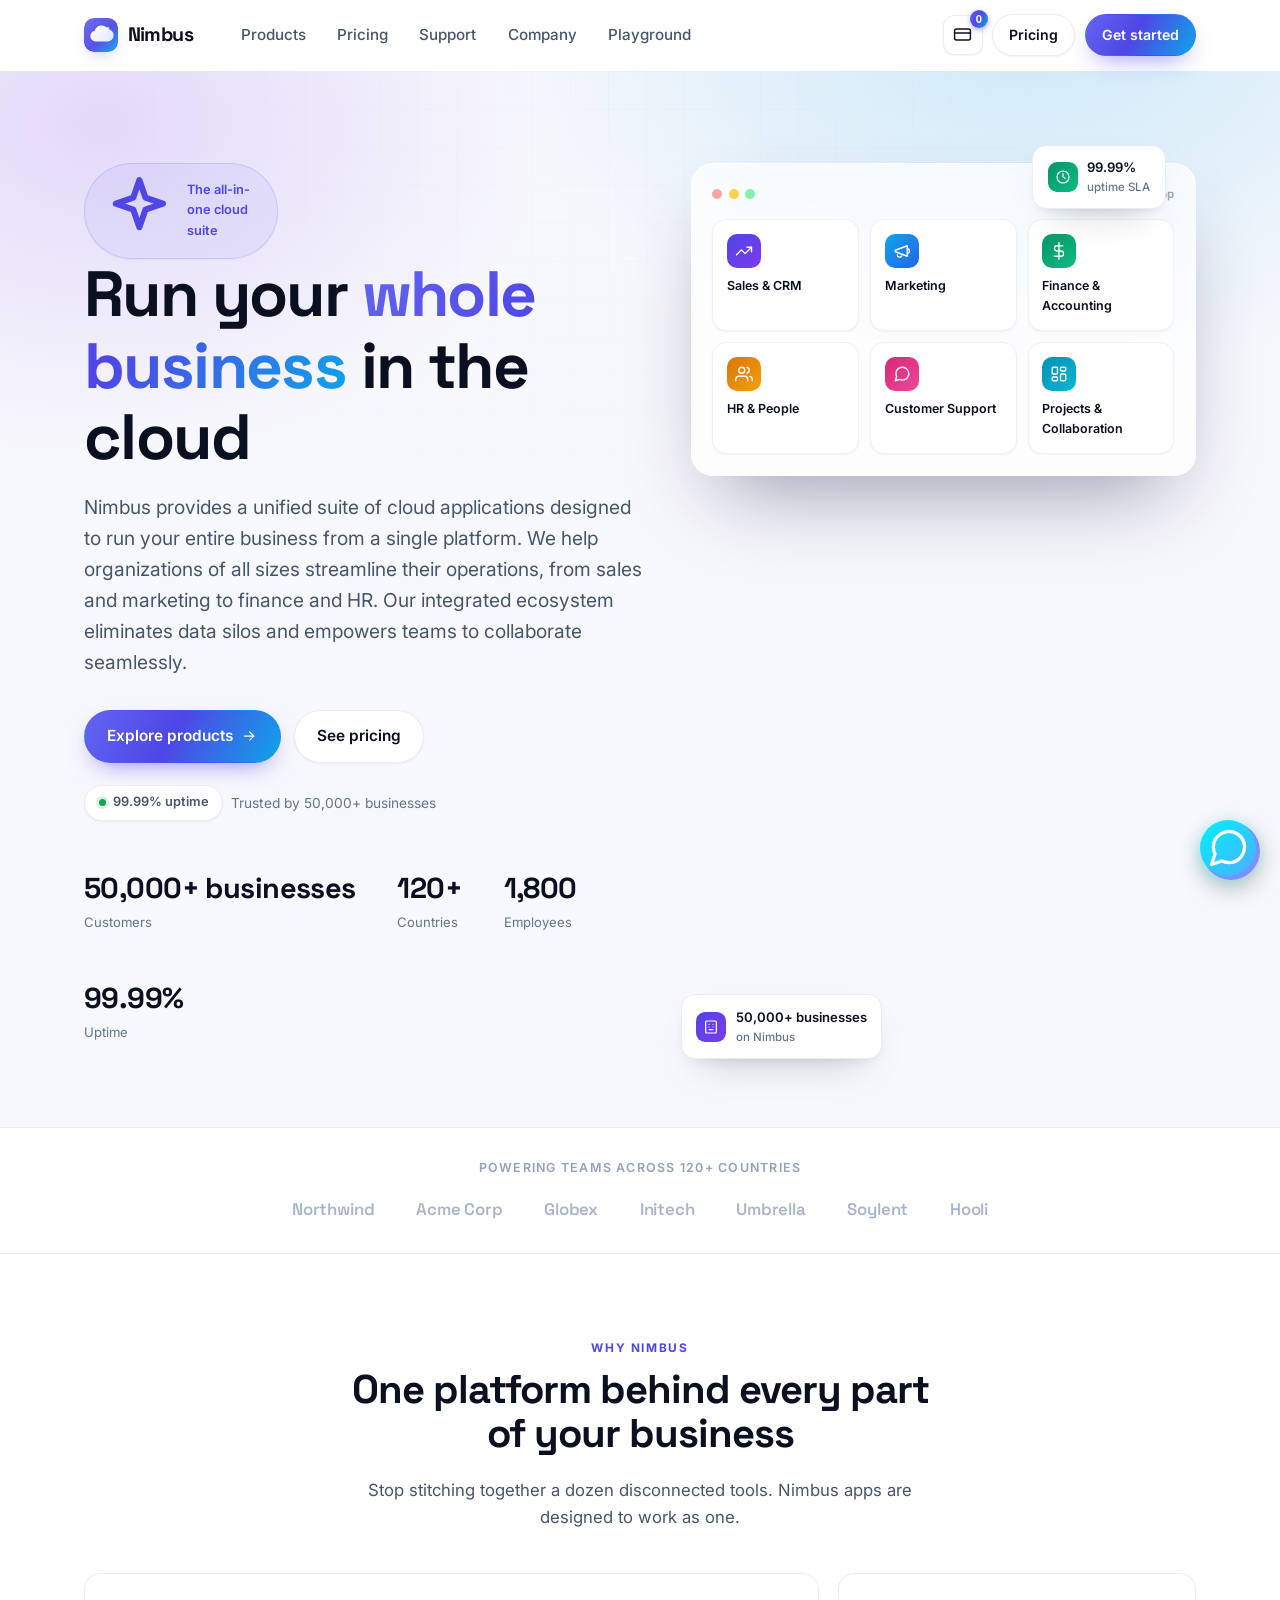
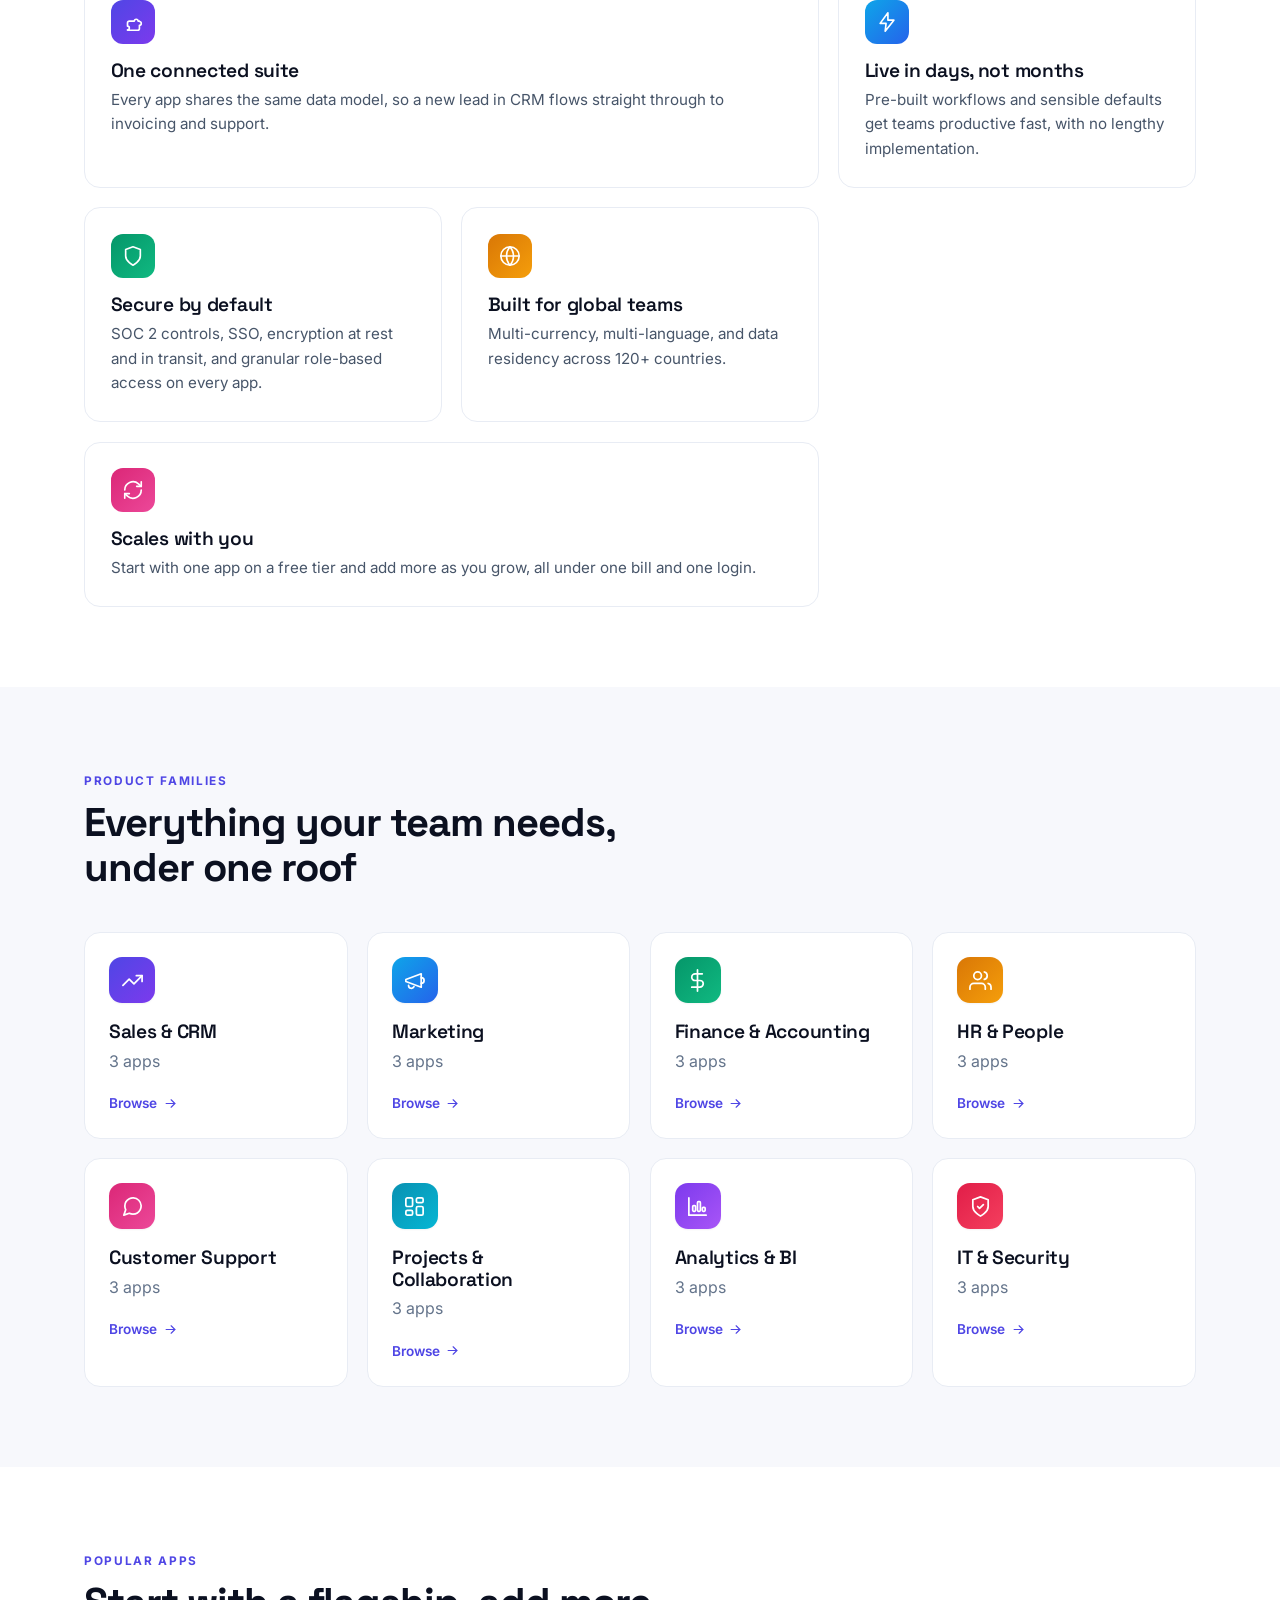
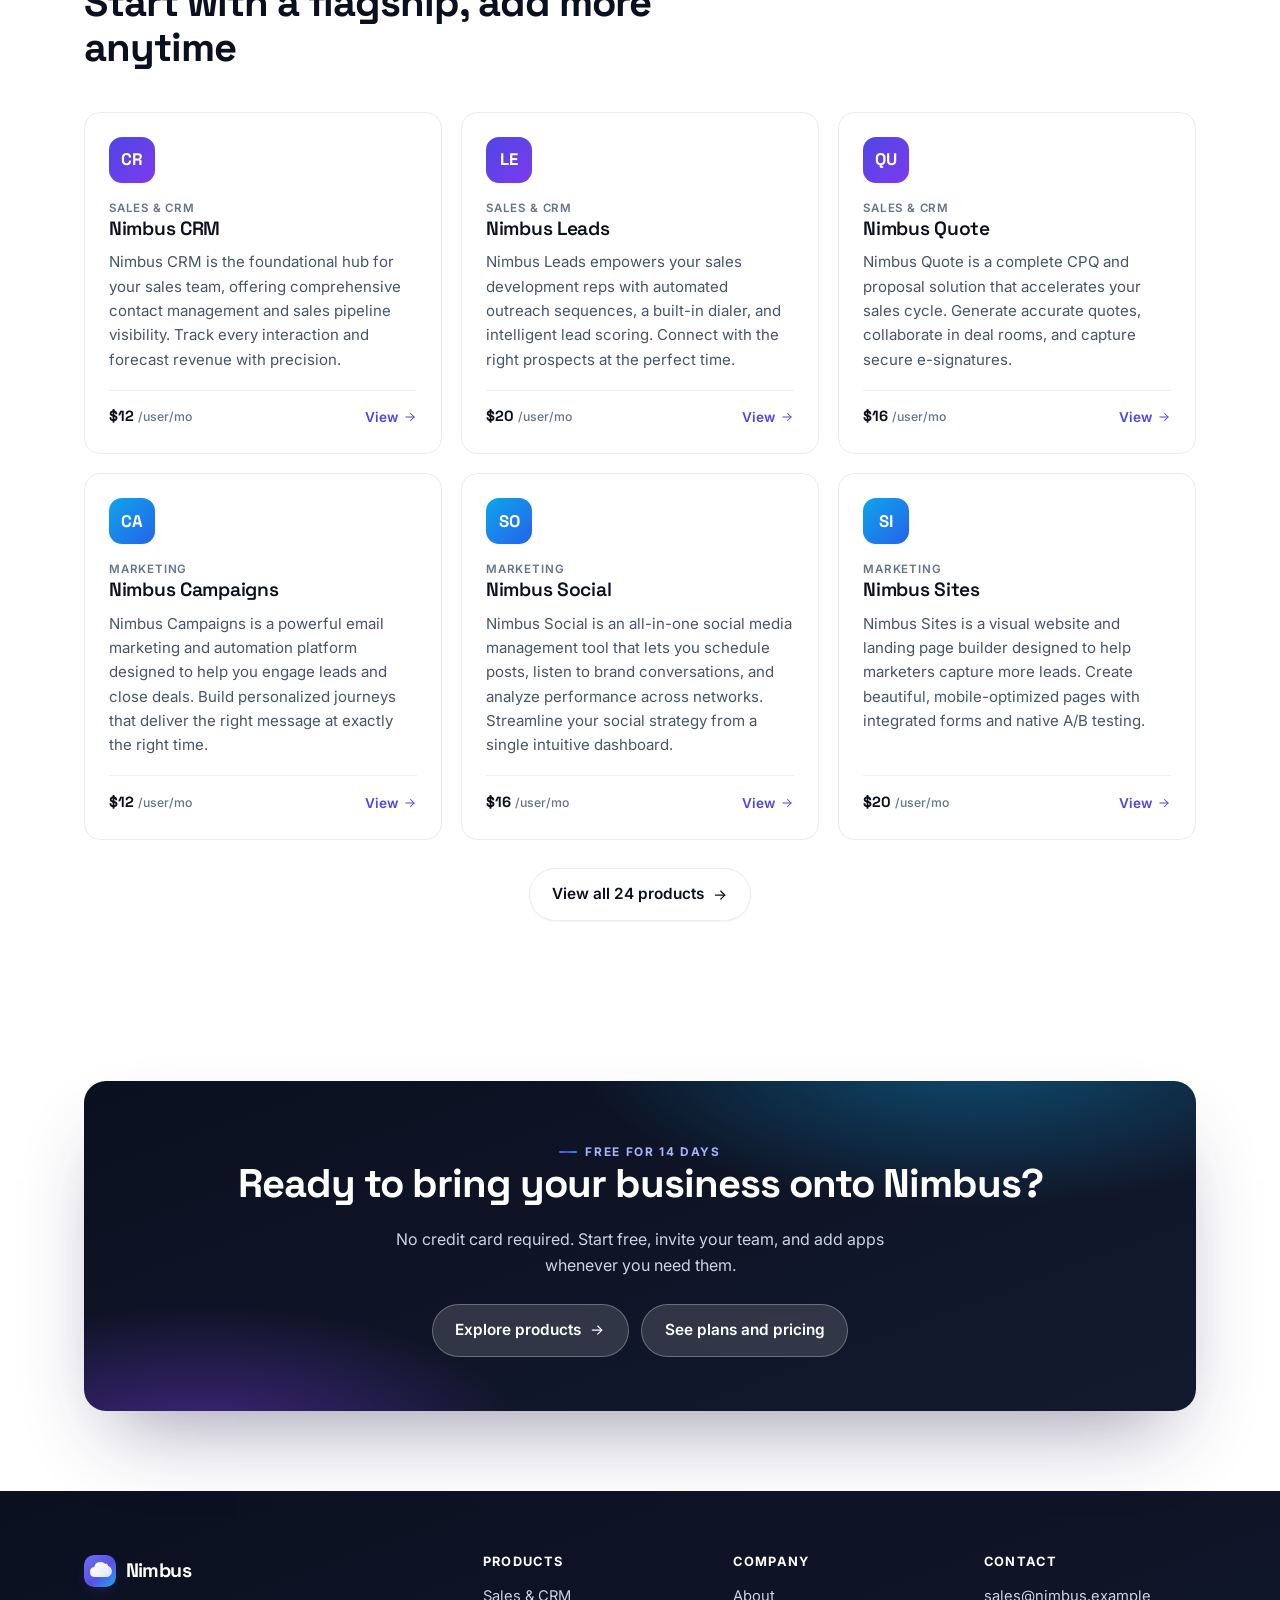
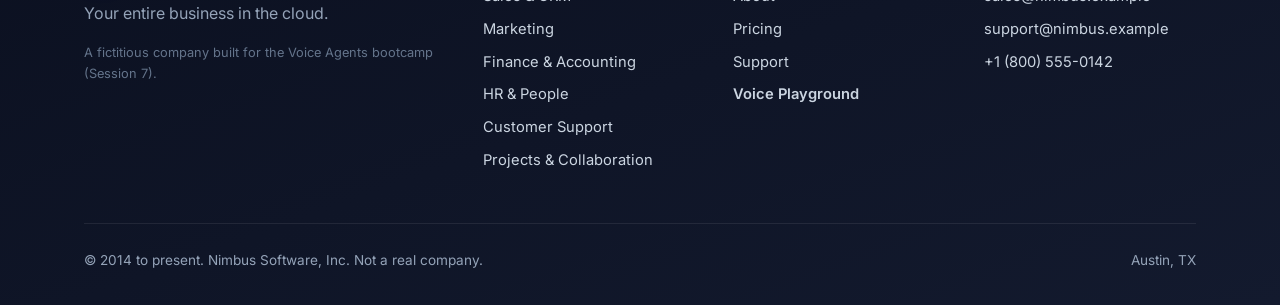
<file: nimbus-voice-agent-starter/index.html>
<!DOCTYPE html>
<html lang="en">
<head>
  <meta charset="UTF-8" />
  <meta name="viewport" content="width=device-width, initial-scale=1.0" />
  <title>Nimbus · The cloud suite to run your whole business</title>
  <meta name="description" content="Nimbus is a fictitious all-in-one business software suite built for the Voice Agents bootcamp." />
  <link rel="preconnect" href="https://fonts.googleapis.com" />
  <link rel="preconnect" href="https://fonts.gstatic.com" crossorigin />
  <link href="https://fonts.googleapis.com/css2?family=Inter:wght@400;500;600;700&family=Space+Grotesk:wght@500;600;700&display=swap" rel="stylesheet" />
  <link rel="icon" type="image/svg+xml" href="assets/favicon.svg" />
  <link rel="apple-touch-icon" href="assets/favicon.svg" />
  <link rel="stylesheet" href="assets/styles.css" />
</head>
<body>
  <main id="app"></main>
  <script type="module">
    import { bootstrap } from "./assets/app.js";
    import { renderHome } from "./assets/render.js";
    bootstrap("", renderHome);
  </script>
  <!-- Talk to Nimbus: the finalized agent widget. -->
  <script>window.NIMBUS_API_BASE = "http://localhost:8000";</script>
  <script src="assets/widget.js"></script>
</body>
</html>
</file>
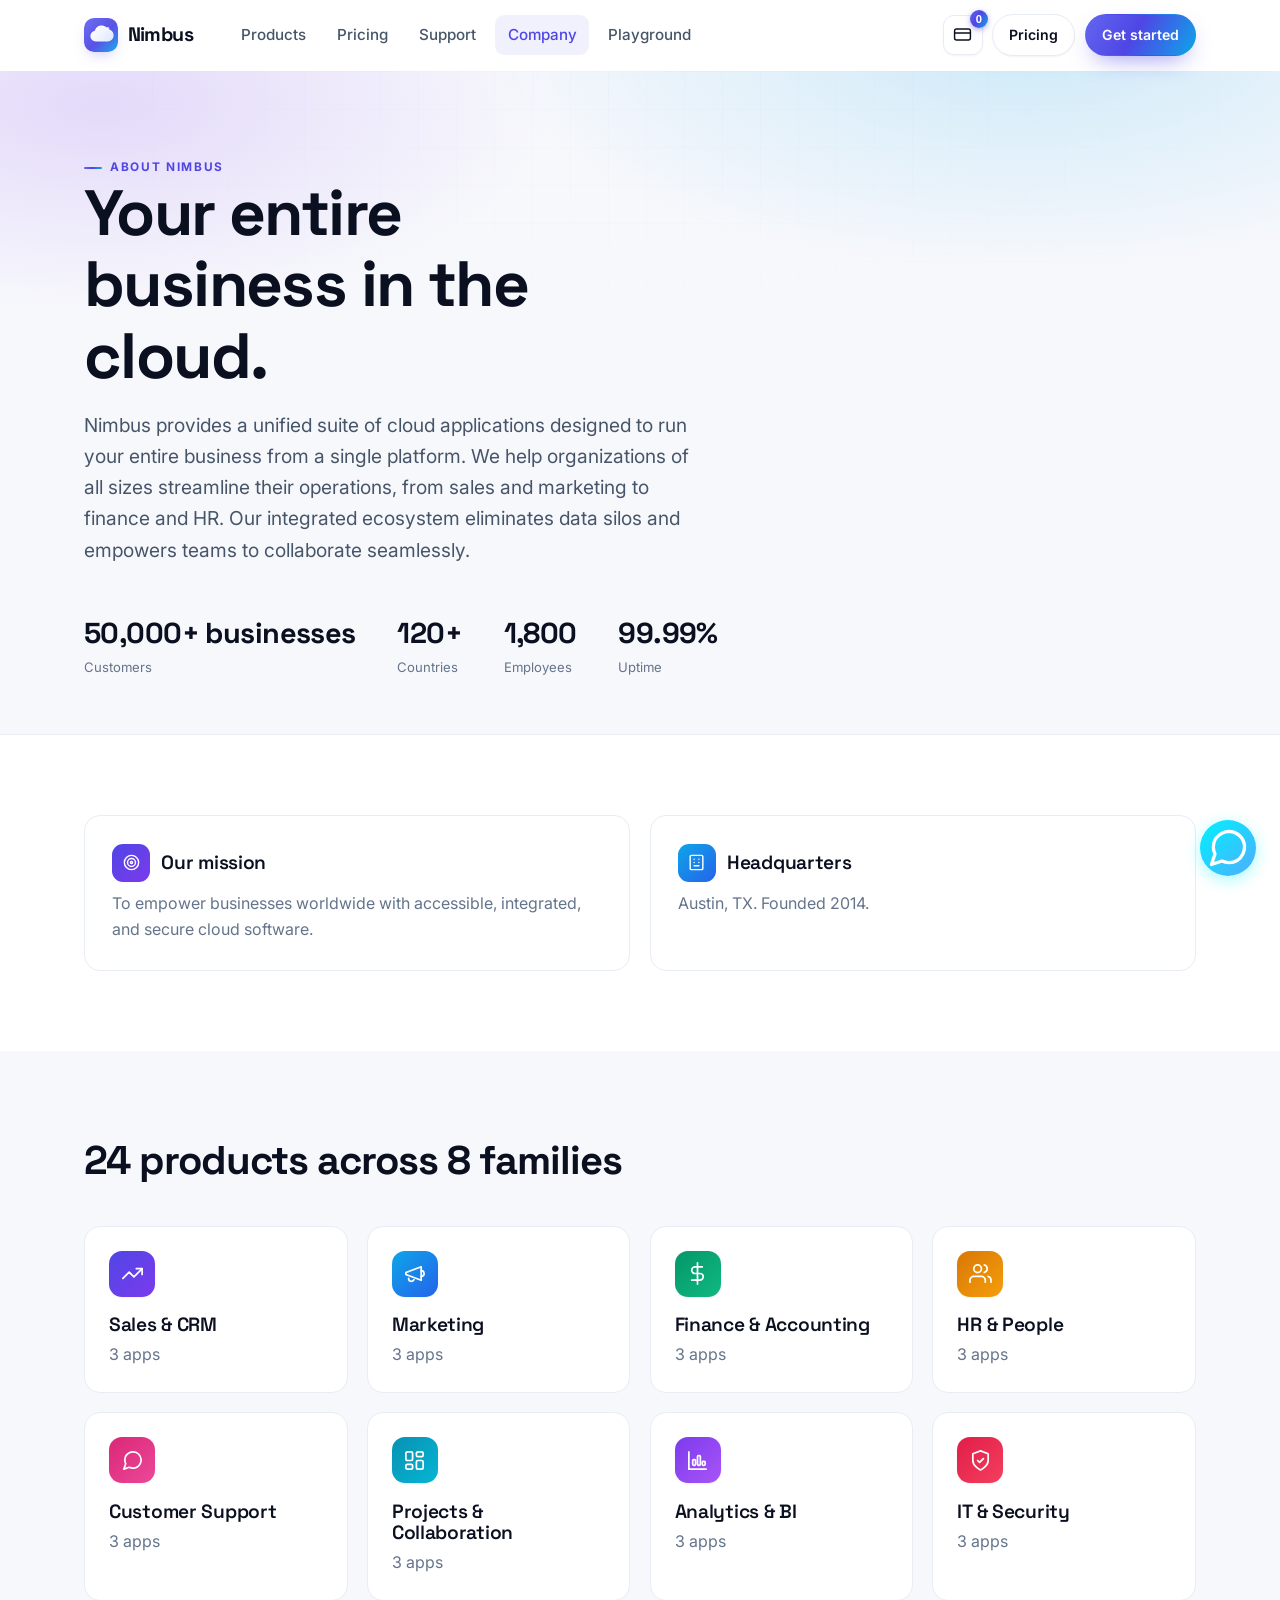
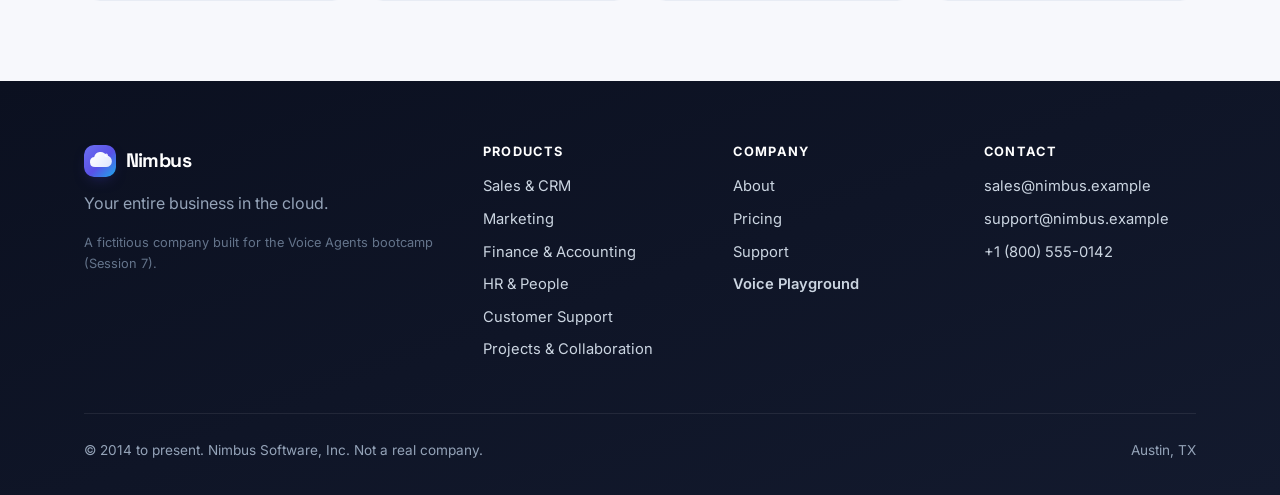
<file: nimbus-voice-agent-starter/about.html>
<!DOCTYPE html>
<html lang="en">
<head>
  <meta charset="UTF-8" />
  <meta name="viewport" content="width=device-width, initial-scale=1.0" />
  <title>Company · Nimbus</title>
  <link rel="preconnect" href="https://fonts.googleapis.com" />
  <link rel="preconnect" href="https://fonts.gstatic.com" crossorigin />
  <link href="https://fonts.googleapis.com/css2?family=Inter:wght@400;500;600;700&family=Space+Grotesk:wght@500;600;700&display=swap" rel="stylesheet" />
  <link rel="icon" type="image/svg+xml" href="assets/favicon.svg" />
  <link rel="apple-touch-icon" href="assets/favicon.svg" />
  <link rel="stylesheet" href="assets/styles.css" />
</head>
<body>
  <main id="app"></main>
  <script type="module">
    import { bootstrap } from "./assets/app.js";
    import { renderAbout } from "./assets/render.js";
    bootstrap("company", renderAbout);
  </script>
</body>
</html>
</file>
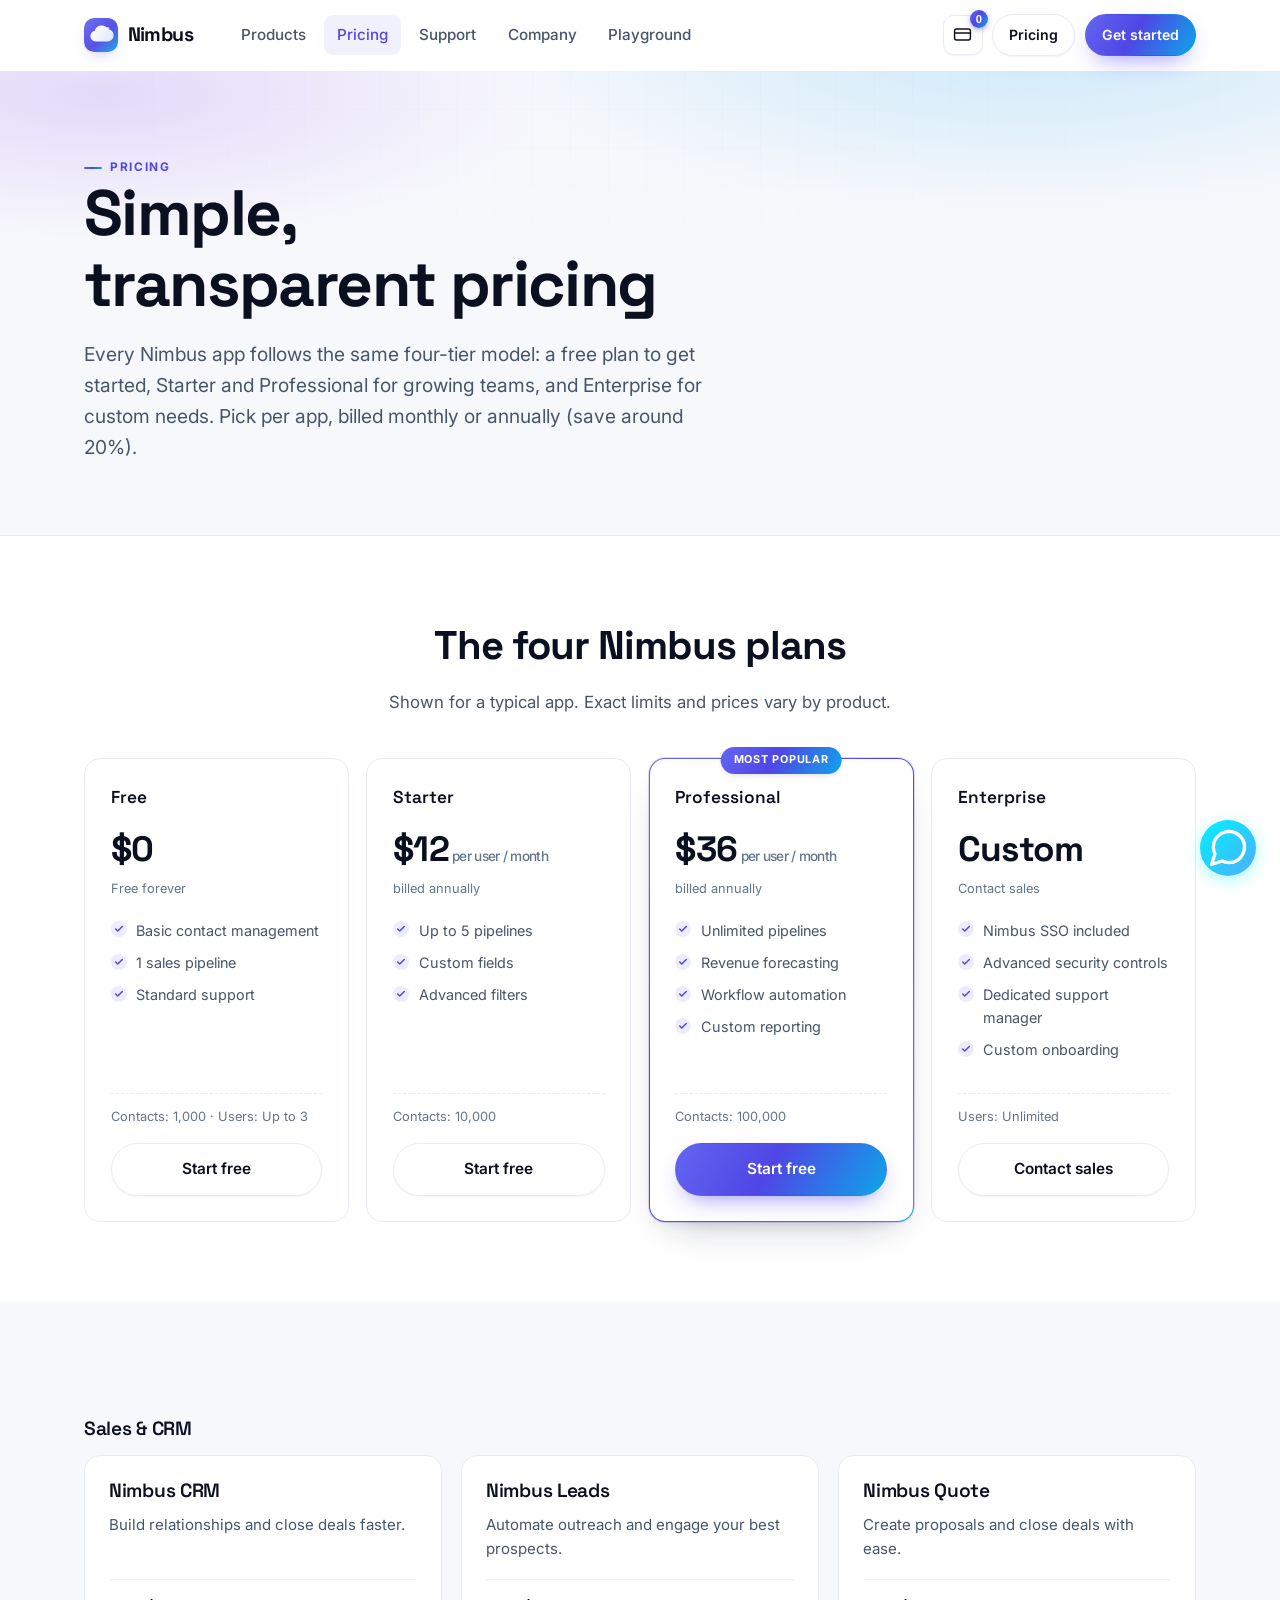
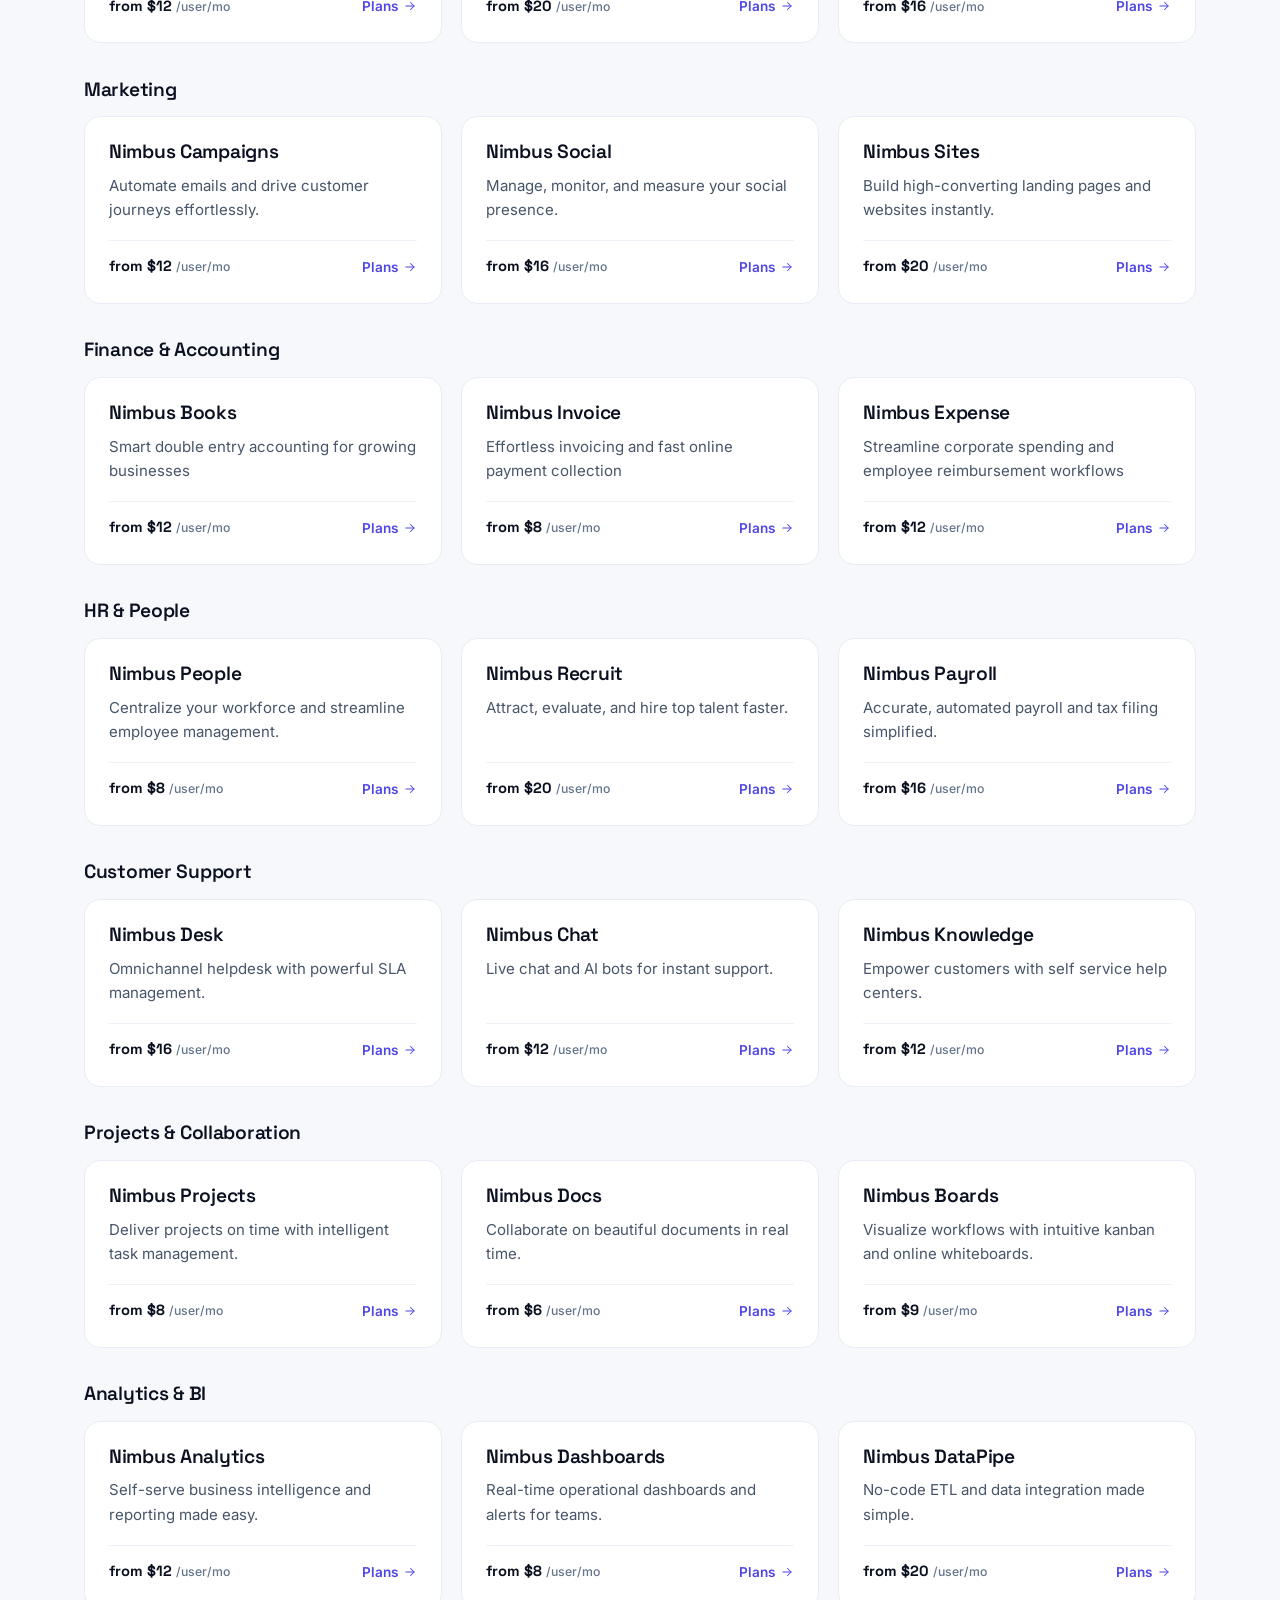
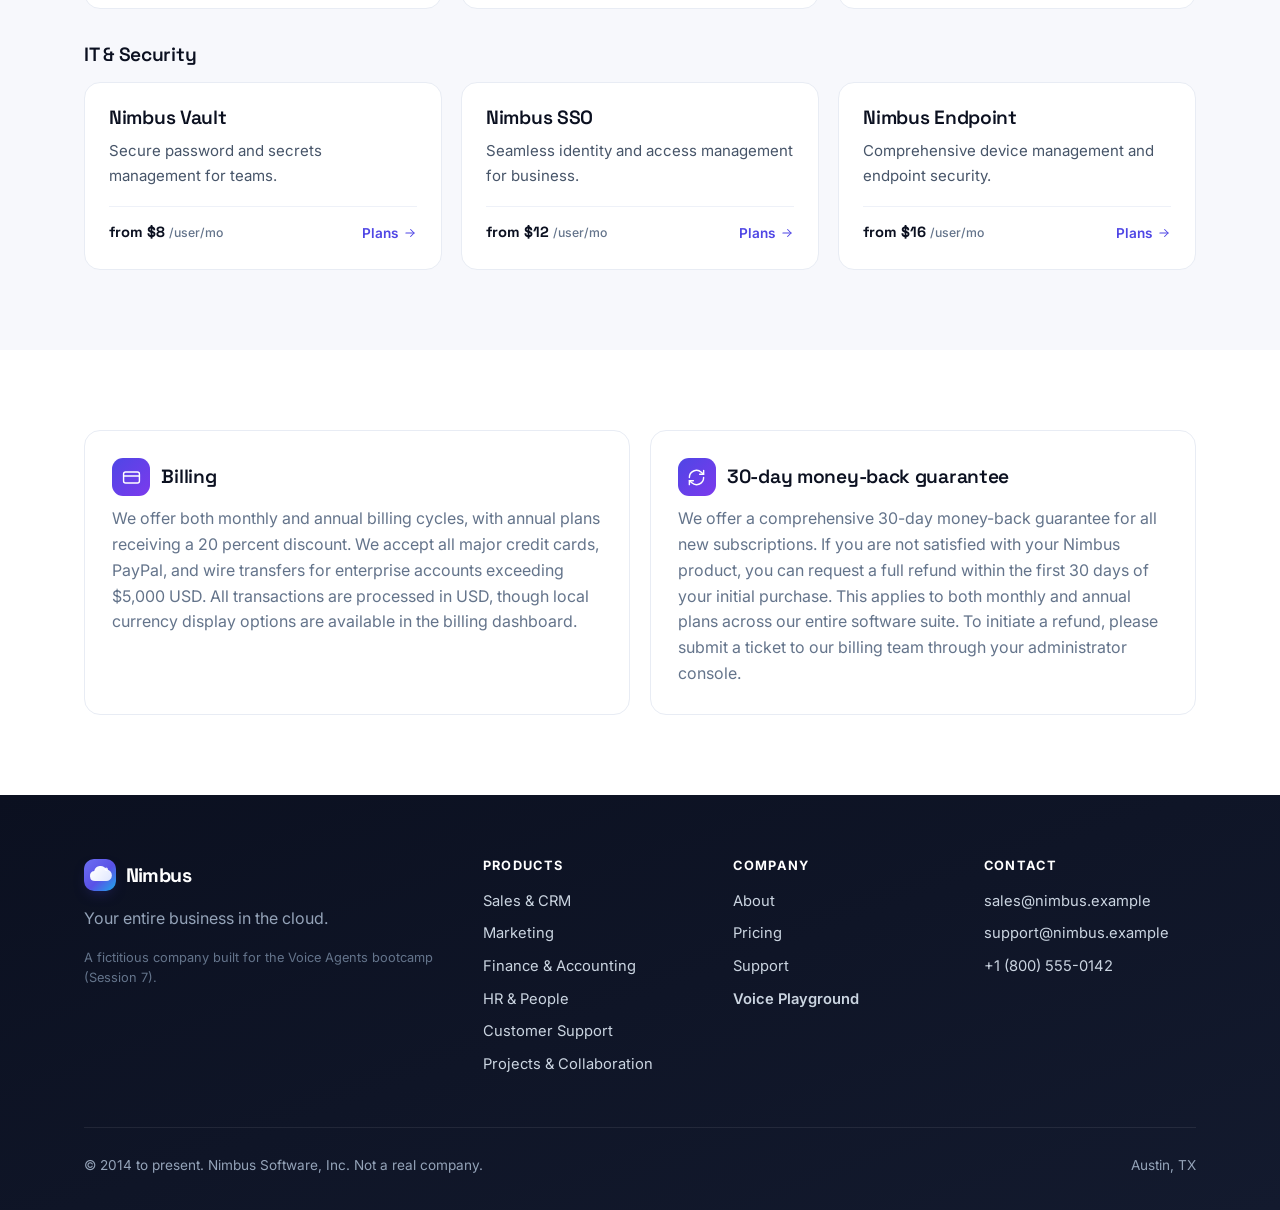
<file: nimbus-voice-agent-starter/pricing.html>
<!DOCTYPE html>
<html lang="en">
<head>
  <meta charset="UTF-8" />
  <meta name="viewport" content="width=device-width, initial-scale=1.0" />
  <title>Pricing · Nimbus</title>
  <link rel="preconnect" href="https://fonts.googleapis.com" />
  <link rel="preconnect" href="https://fonts.gstatic.com" crossorigin />
  <link href="https://fonts.googleapis.com/css2?family=Inter:wght@400;500;600;700&family=Space+Grotesk:wght@500;600;700&display=swap" rel="stylesheet" />
  <link rel="icon" type="image/svg+xml" href="assets/favicon.svg" />
  <link rel="apple-touch-icon" href="assets/favicon.svg" />
  <link rel="stylesheet" href="assets/styles.css" />
</head>
<body>
  <main id="app"></main>
  <script type="module">
    import { bootstrap } from "./assets/app.js";
    import { renderPricing } from "./assets/render.js";
    bootstrap("pricing", renderPricing);
  </script>
</body>
</html>
</file>
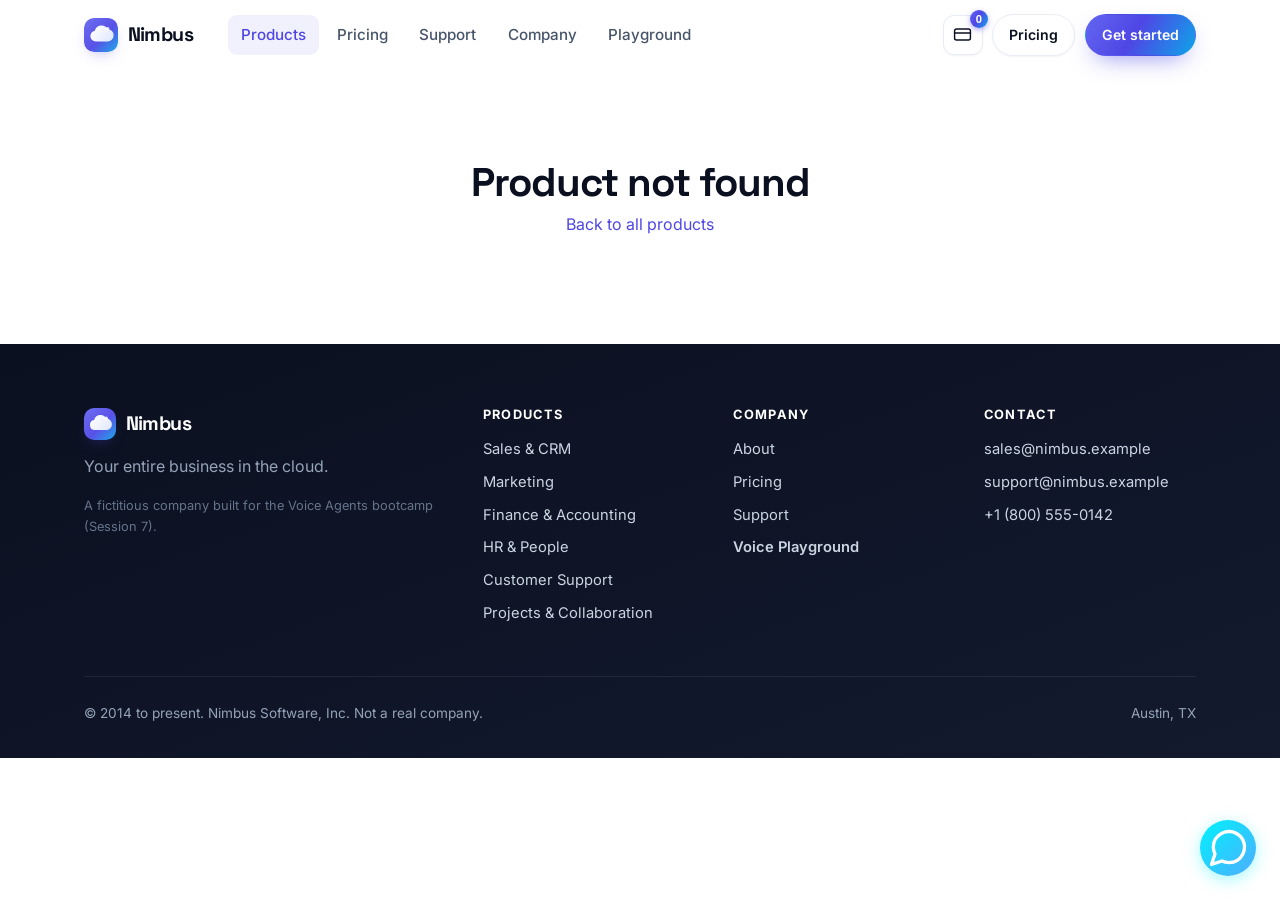
<file: nimbus-voice-agent-starter/product.html>
<!DOCTYPE html>
<html lang="en">
<head>
  <meta charset="UTF-8" />
  <meta name="viewport" content="width=device-width, initial-scale=1.0" />
  <title>Product · Nimbus</title>
  <link rel="preconnect" href="https://fonts.googleapis.com" />
  <link rel="preconnect" href="https://fonts.gstatic.com" crossorigin />
  <link href="https://fonts.googleapis.com/css2?family=Inter:wght@400;500;600;700&family=Space+Grotesk:wght@500;600;700&display=swap" rel="stylesheet" />
  <link rel="icon" type="image/svg+xml" href="assets/favicon.svg" />
  <link rel="apple-touch-icon" href="assets/favicon.svg" />
  <link rel="stylesheet" href="assets/styles.css" />
</head>
<body>
  <main id="app"></main>
  <script type="module">
    import { bootstrap } from "./assets/app.js";
    import { renderProductDetail } from "./assets/render.js";
    bootstrap("products", renderProductDetail);
  </script>
</body>
</html>
</file>
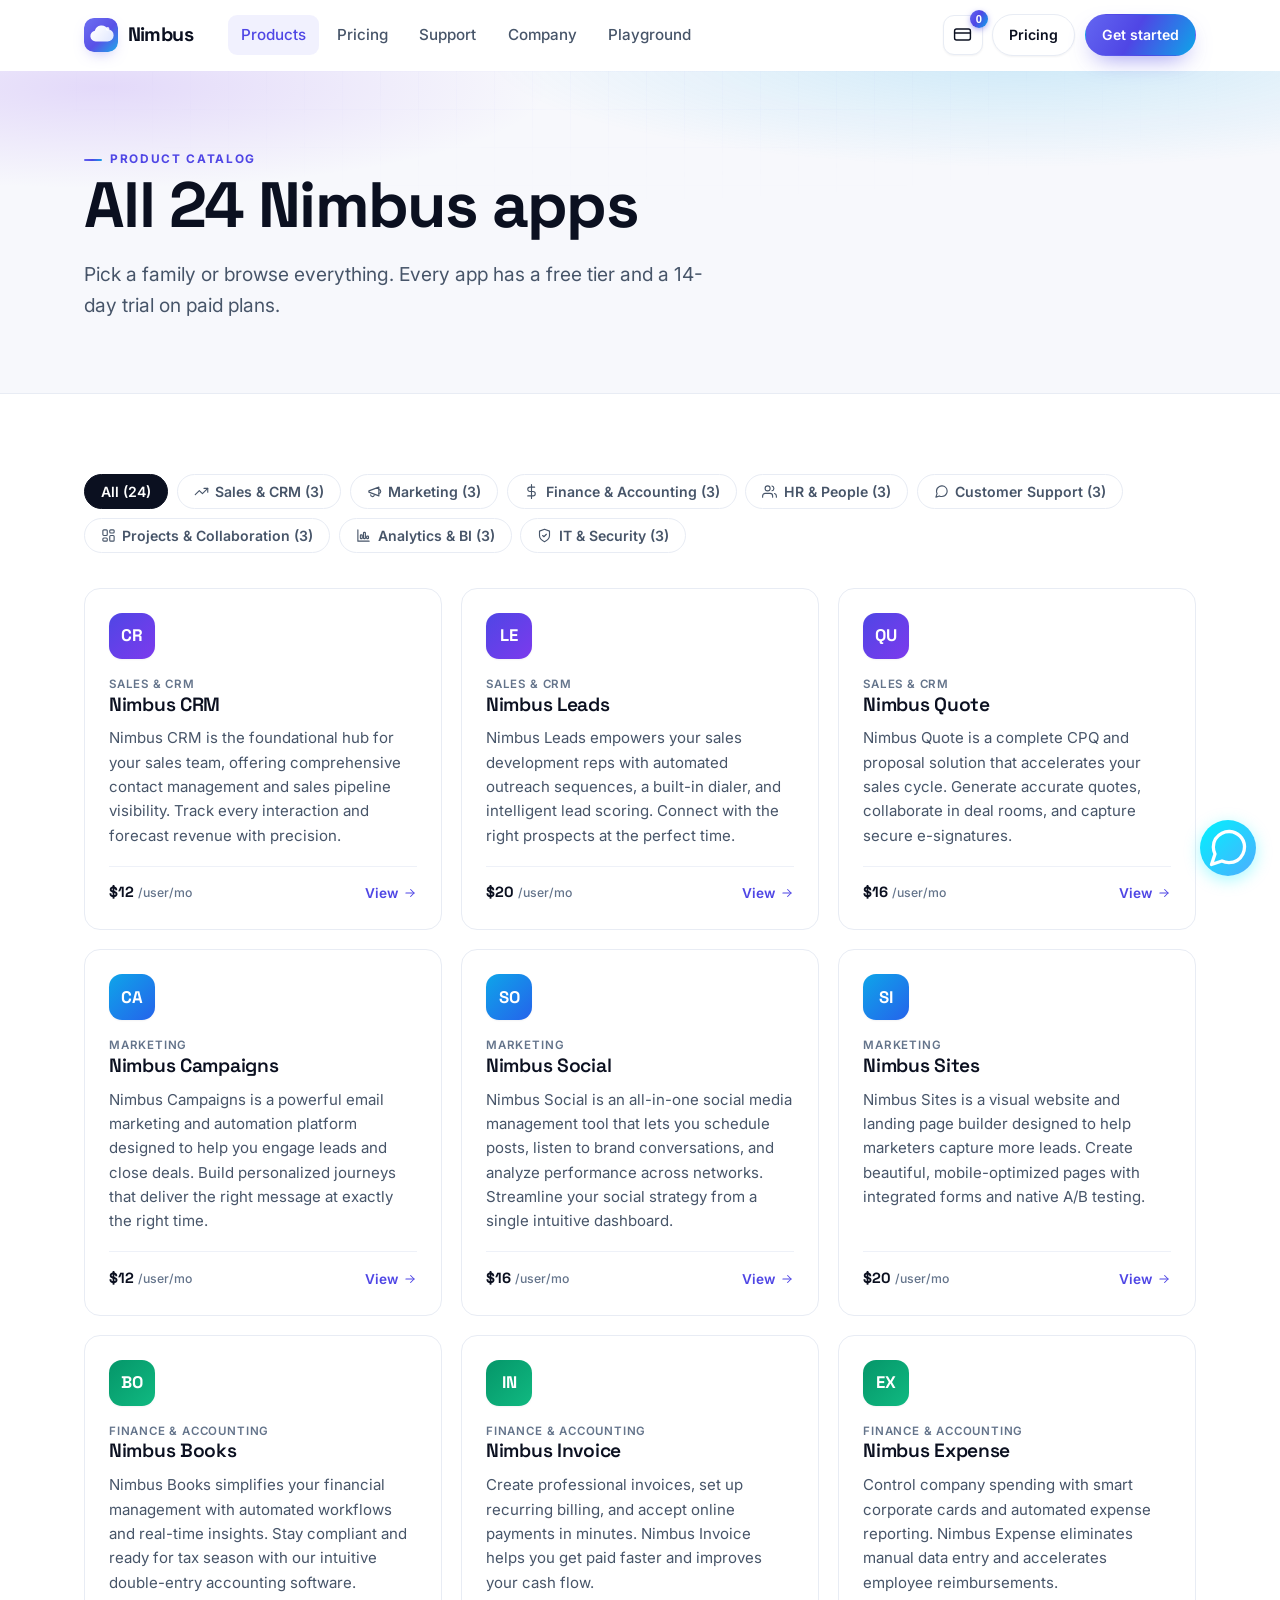
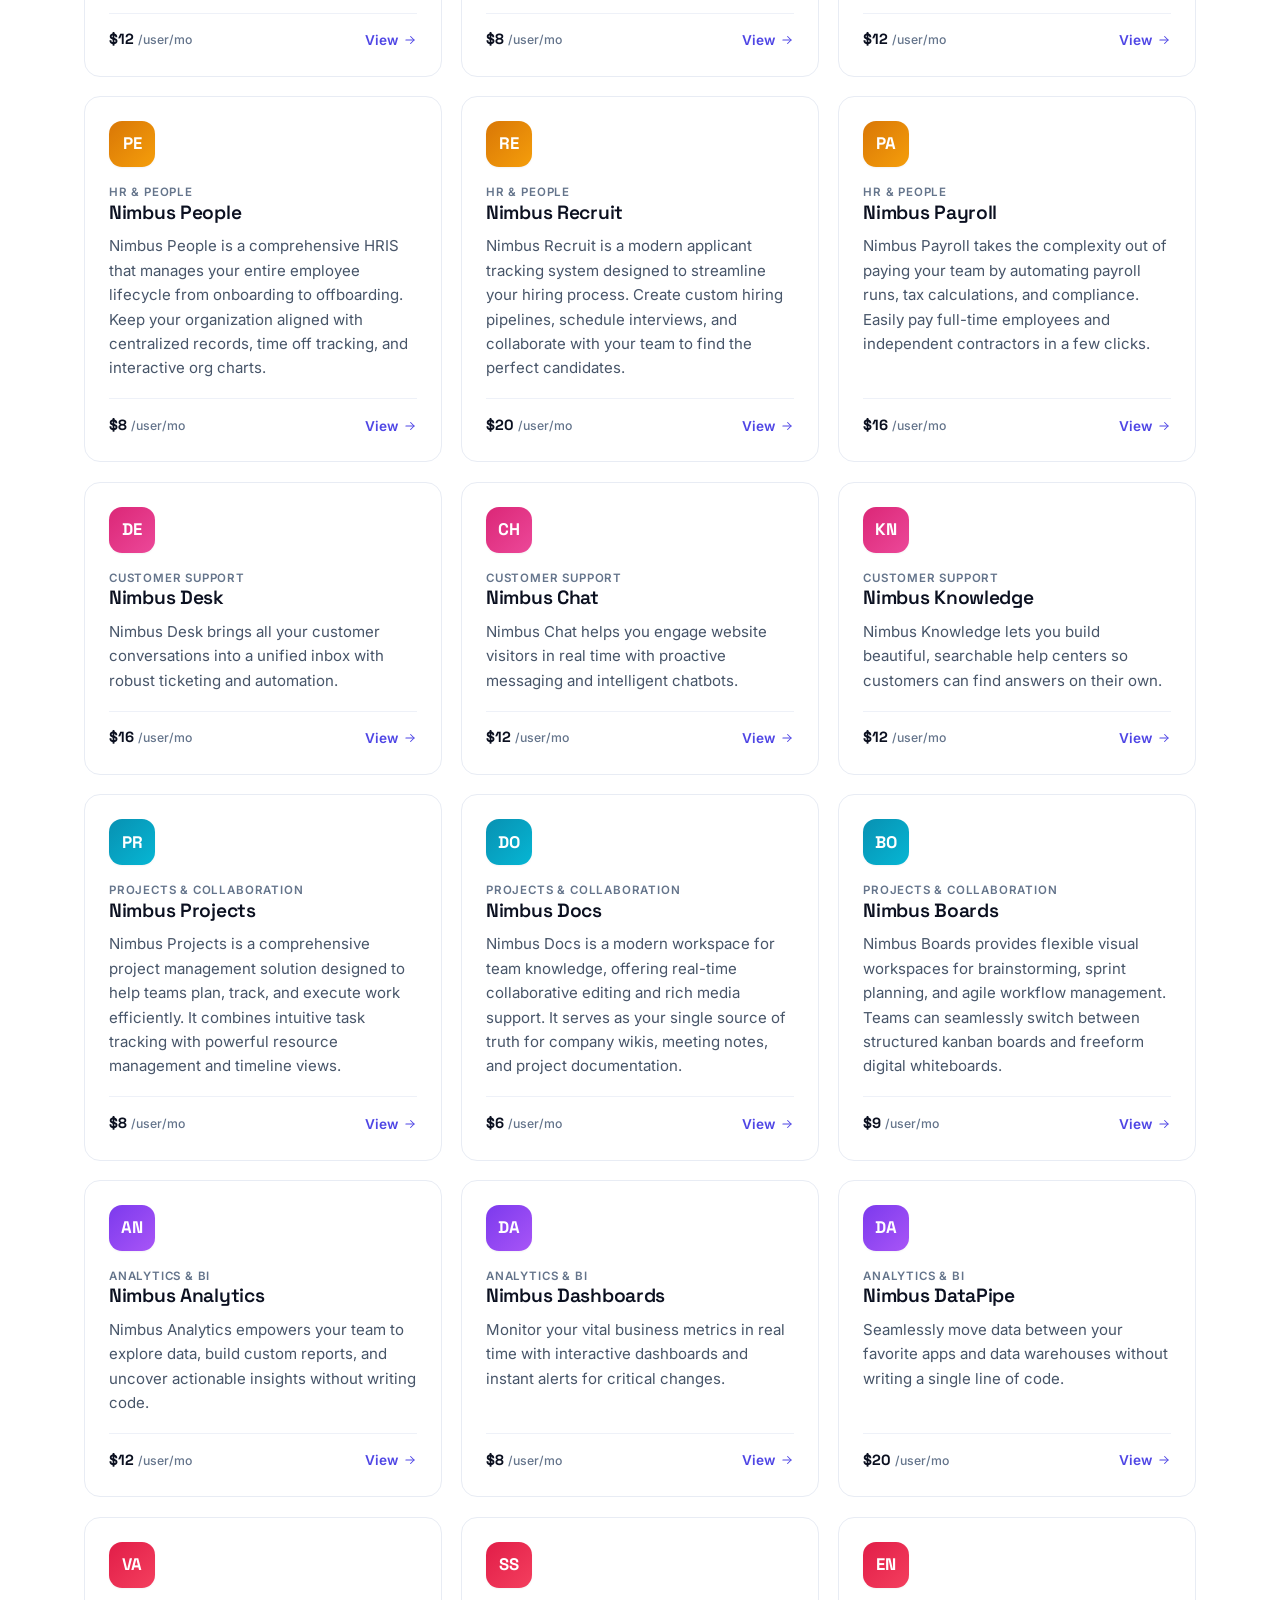
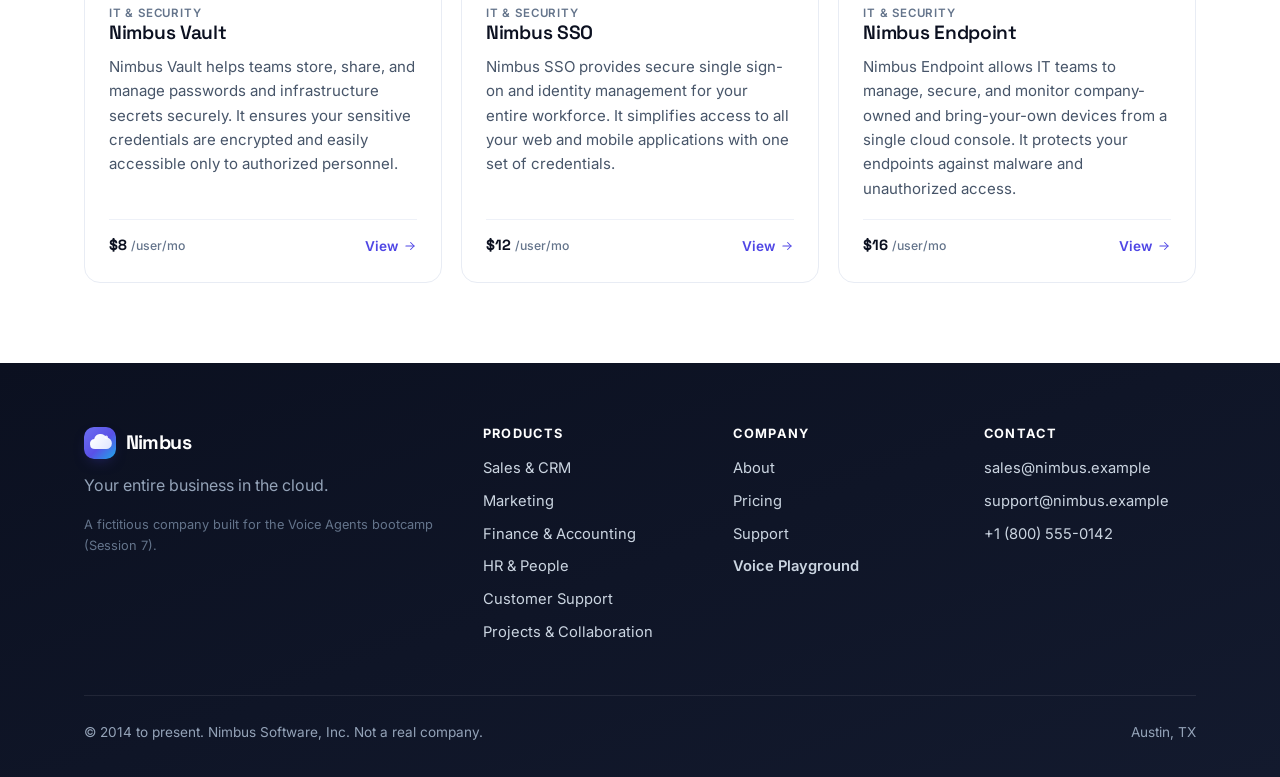
<file: nimbus-voice-agent-starter/products.html>
<!DOCTYPE html>
<html lang="en">
<head>
  <meta charset="UTF-8" />
  <meta name="viewport" content="width=device-width, initial-scale=1.0" />
  <title>Products · Nimbus</title>
  <link rel="preconnect" href="https://fonts.googleapis.com" />
  <link rel="preconnect" href="https://fonts.gstatic.com" crossorigin />
  <link href="https://fonts.googleapis.com/css2?family=Inter:wght@400;500;600;700&family=Space+Grotesk:wght@500;600;700&display=swap" rel="stylesheet" />
  <link rel="icon" type="image/svg+xml" href="assets/favicon.svg" />
  <link rel="apple-touch-icon" href="assets/favicon.svg" />
  <link rel="stylesheet" href="assets/styles.css" />
</head>
<body>
  <main id="app"></main>
  <script type="module">
    import { bootstrap } from "./assets/app.js";
    import { renderProducts } from "./assets/render.js";
    bootstrap("products", renderProducts);
  </script>
</body>
</html>
</file>
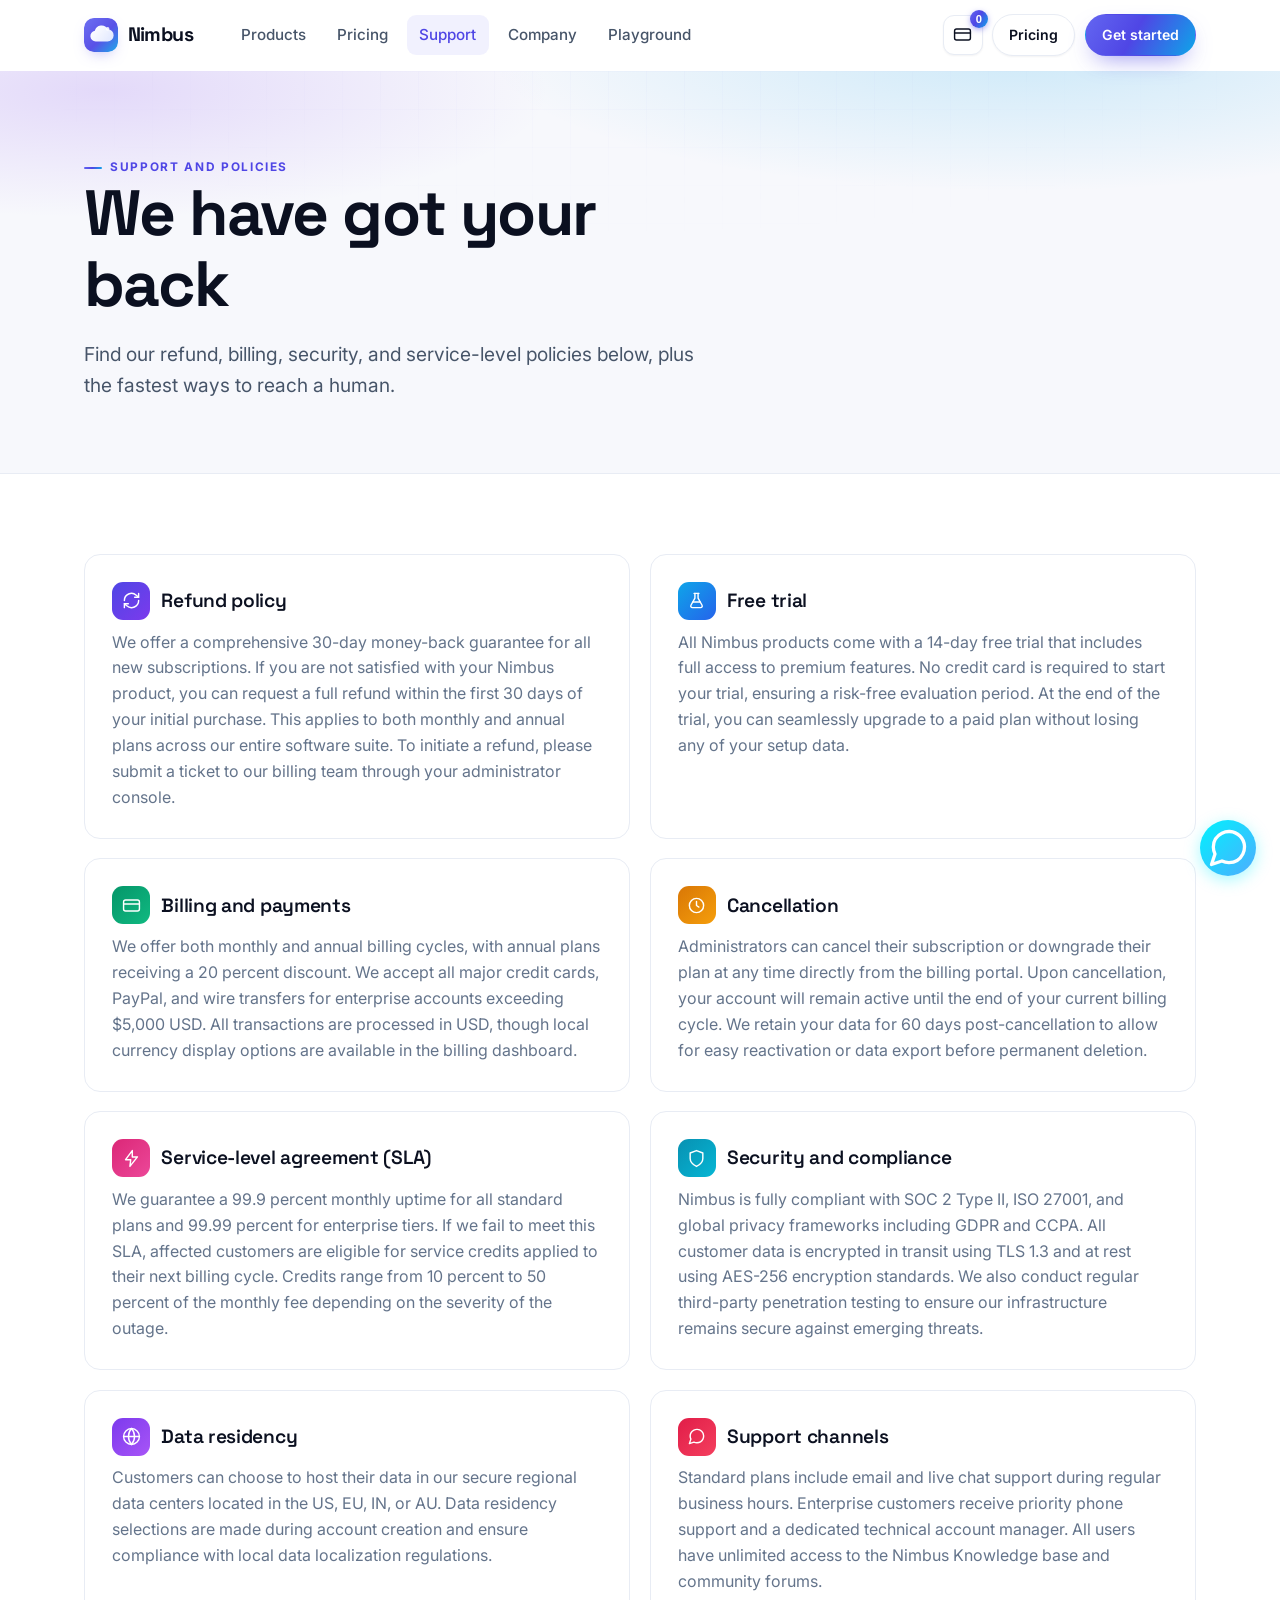
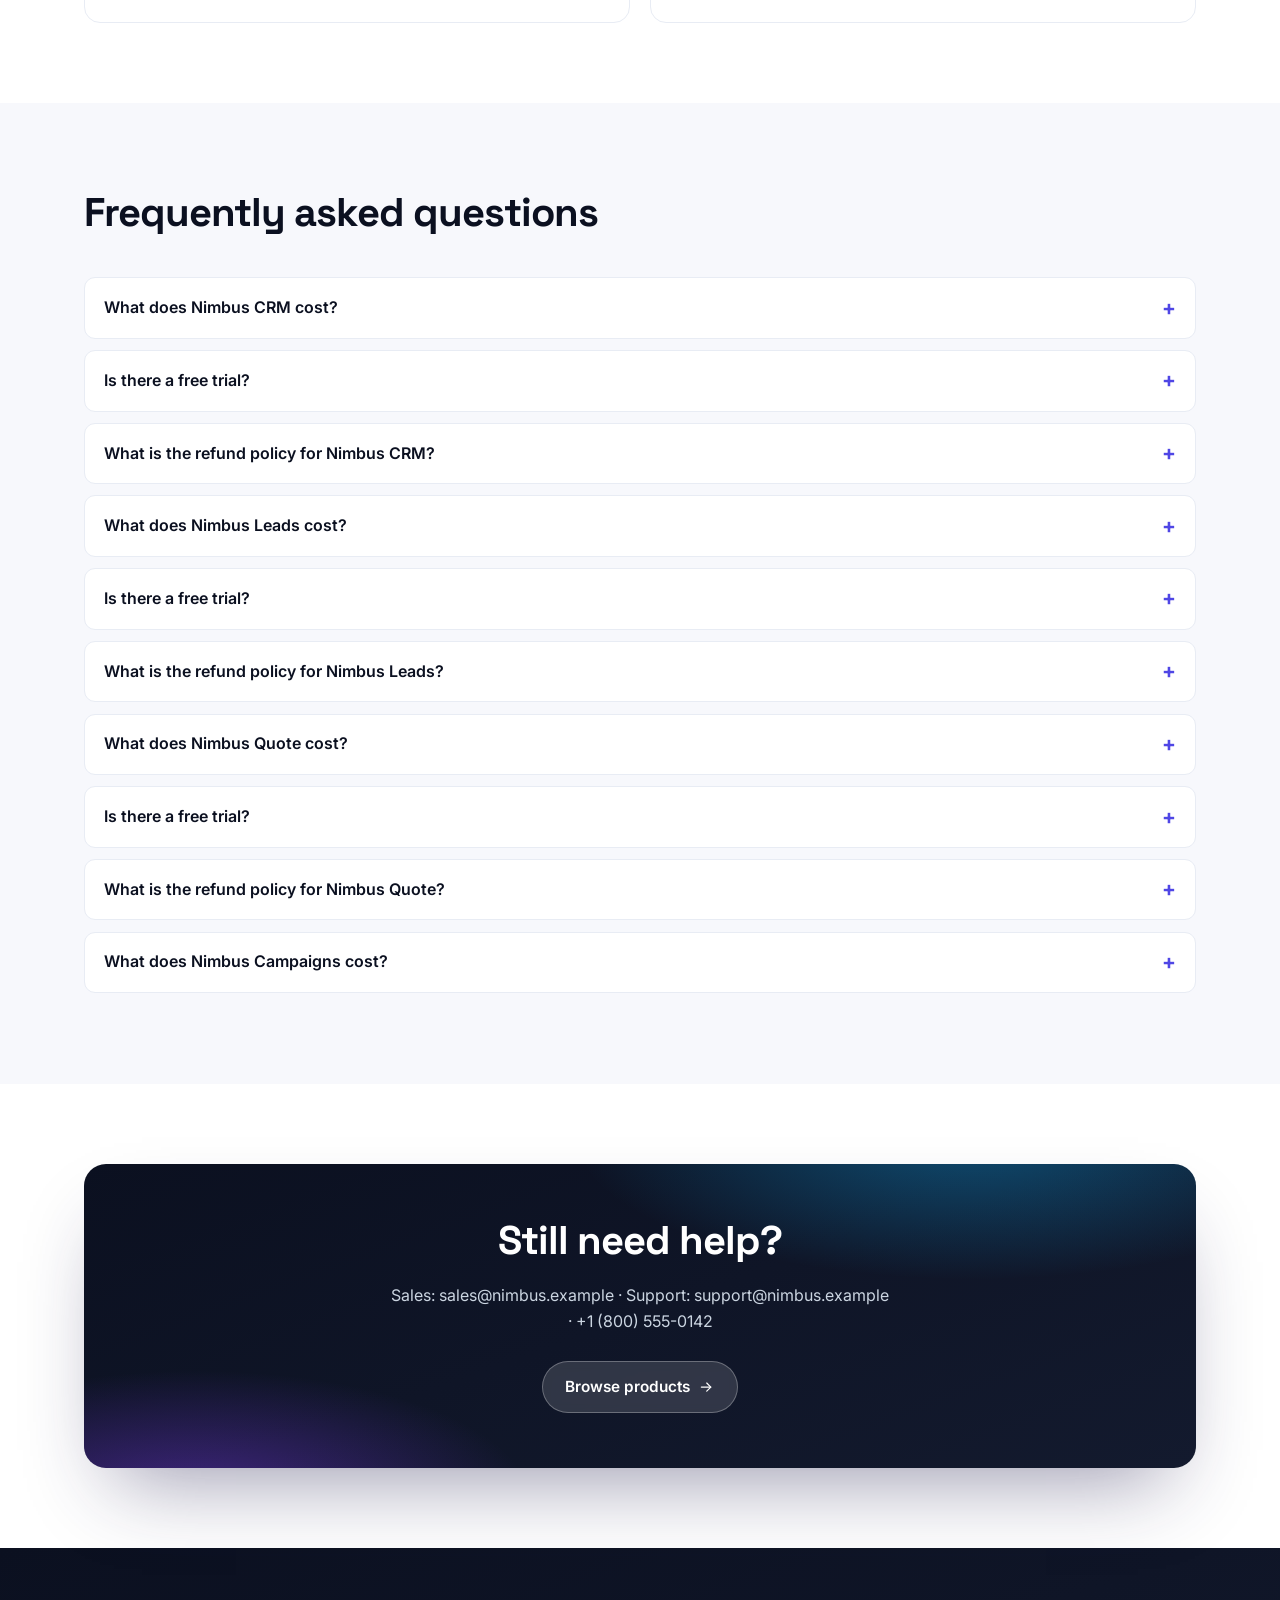
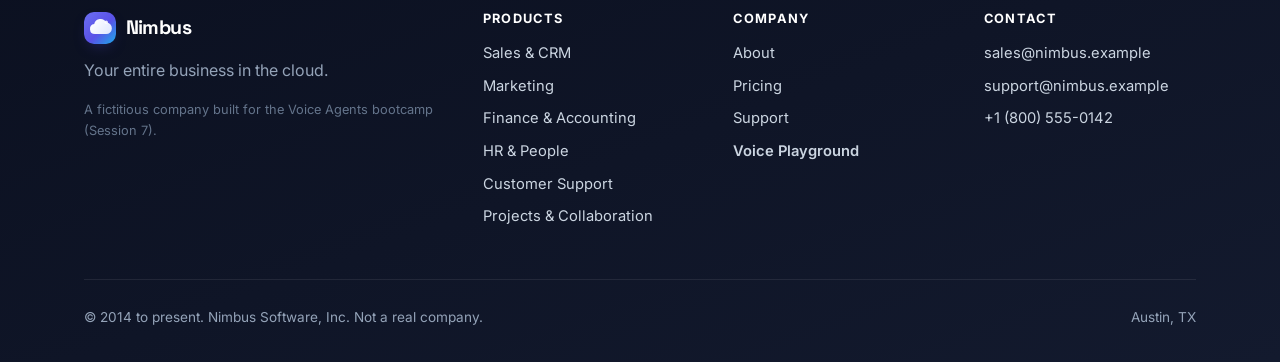
<file: nimbus-voice-agent-starter/support.html>
<!DOCTYPE html>
<html lang="en">
<head>
  <meta charset="UTF-8" />
  <meta name="viewport" content="width=device-width, initial-scale=1.0" />
  <title>Support and Policies · Nimbus</title>
  <link rel="preconnect" href="https://fonts.googleapis.com" />
  <link rel="preconnect" href="https://fonts.gstatic.com" crossorigin />
  <link href="https://fonts.googleapis.com/css2?family=Inter:wght@400;500;600;700&family=Space+Grotesk:wght@500;600;700&display=swap" rel="stylesheet" />
  <link rel="icon" type="image/svg+xml" href="assets/favicon.svg" />
  <link rel="apple-touch-icon" href="assets/favicon.svg" />
  <link rel="stylesheet" href="assets/styles.css" />
</head>
<body>
  <main id="app"></main>
  <script type="module">
    import { bootstrap } from "./assets/app.js";
    import { renderSupport } from "./assets/render.js";
    bootstrap("support", renderSupport);
  </script>
</body>
</html>
</file>
<file: nimbus-voice-agent-starter/assets/styles.css>
/* Nimbus design system. Modern SaaS marketing site, vanilla CSS. */

:root {
  /* Brand */
  --indigo: #4f46e5;
  --indigo-600: #4f46e5;
  --indigo-500: #6366f1;
  --indigo-dark: #4338ca;
  --violet: #7c3aed;
  --sky: #0ea5e9;
  --cyan: #06b6d4;

  /* Ink & surfaces */
  --ink: #0b1020;
  --ink-2: #131a2e;
  --slate: #475569;
  --muted: #64748b;
  --faint: #94a3b8;
  --line: #e8ecf4;
  --line-2: #eef1f8;
  --bg: #ffffff;
  --bg-soft: #f7f8fc;
  --bg-mute: #f1f3fa;
  --bg-card: #ffffff;
  --green: #16a34a;

  /* Gradients */
  --grad-brand: linear-gradient(120deg, #6366f1 0%, #4f46e5 45%, #0ea5e9 100%);
  --grad-brand-soft: linear-gradient(120deg, #eef2ff 0%, #e0f2fe 100%);
  --grad-ink: linear-gradient(160deg, #0b1020 0%, #131a2e 100%);

  /* Radius & shadow */
  --radius: 16px;
  --radius-lg: 22px;
  --radius-sm: 11px;
  --shadow-xs: 0 1px 2px rgba(15, 23, 42, 0.05);
  --shadow-sm: 0 2px 4px rgba(15, 23, 42, 0.05), 0 4px 12px -6px rgba(15, 23, 42, 0.12);
  --shadow: 0 18px 40px -22px rgba(15, 23, 42, 0.35), 0 6px 16px -10px rgba(15, 23, 42, 0.18);
  --shadow-lg: 0 40px 80px -30px rgba(30, 27, 75, 0.45);
  --ring: 0 0 0 1px rgba(79, 70, 229, 0.18);

  --maxw: 1160px;
  --font: "Inter", system-ui, -apple-system, "Segoe UI", Roboto, Helvetica, Arial, sans-serif;
  --display: "Space Grotesk", "Inter", system-ui, sans-serif;
}

* { box-sizing: border-box; }
html { scroll-behavior: smooth; -webkit-text-size-adjust: 100%; }

body {
  margin: 0;
  font-family: var(--font);
  color: var(--ink);
  background: var(--bg);
  line-height: 1.62;
  -webkit-font-smoothing: antialiased;
  text-rendering: optimizeLegibility;
  overflow-x: hidden;
}

a { color: var(--indigo); text-decoration: none; transition: color .15s ease; }
a:hover { color: var(--indigo-dark); }
img, svg { max-width: 100%; }
::selection { background: rgba(99, 102, 241, 0.18); }

/* Scrollbar */
* { scrollbar-width: thin; scrollbar-color: #cbd5e1 transparent; }
*::-webkit-scrollbar { width: 10px; height: 10px; }
*::-webkit-scrollbar-thumb { background: #cbd5e1; border-radius: 99px; border: 3px solid #fff; }

.container { max-width: var(--maxw); margin: 0 auto; padding: 0 24px; }
.center { text-align: center; }
.muted { color: var(--muted); }

/* ---------- Typography ---------- */
h1, h2, h3, h4 {
  font-family: var(--display);
  line-height: 1.12;
  color: var(--ink);
  margin: 0 0 .5em;
  letter-spacing: -0.025em;
  font-weight: 700;
}
h1 { font-size: clamp(2.4rem, 5.2vw, 4rem); }
h2 { font-size: clamp(1.7rem, 3.2vw, 2.5rem); }
h3 { font-size: 1.2rem; font-weight: 600; letter-spacing: -0.015em; }
p { margin: 0 0 1rem; }

.eyebrow {
  display: inline-flex;
  align-items: center;
  gap: .5rem;
  text-transform: uppercase;
  letter-spacing: .14em;
  font-size: .74rem;
  font-weight: 700;
  color: var(--indigo);
}
.eyebrow::before {
  content: "";
  width: 18px; height: 2px; border-radius: 2px;
  background: var(--grad-brand);
}
.section-head .eyebrow::before { display: none; }

.grad-text {
  background: var(--grad-brand);
  -webkit-background-clip: text;
  background-clip: text;
  color: transparent;
}

/* ---------- Badges / pills ---------- */
.pill {
  display: inline-flex; align-items: center; gap: .45rem;
  font-size: .8rem; font-weight: 600; padding: .4rem .85rem;
  border-radius: 999px; background: #fff; border: 1px solid var(--line);
  color: var(--slate); box-shadow: var(--shadow-xs);
}
.pill .dot { width: 7px; height: 7px; border-radius: 50%; background: var(--green); box-shadow: 0 0 0 3px rgba(22,163,74,.16); }
.pill-brand { background: rgba(99,102,241,.08); border-color: rgba(99,102,241,.2); color: var(--indigo); }

/* ---------- Buttons ---------- */
.btn {
  display: inline-flex; align-items: center; justify-content: center; gap: .5rem;
  padding: .8rem 1.4rem; border-radius: 999px;
  font-family: var(--font); font-weight: 600; font-size: .96rem;
  border: 1px solid transparent; cursor: pointer; white-space: nowrap;
  transition: transform .12s ease, box-shadow .2s ease, background .2s ease, border-color .2s ease, color .2s ease;
}
.btn svg { width: 1.05em; height: 1.05em; }
.btn:active { transform: translateY(1px); }
.btn-primary {
  background: var(--grad-brand); color: #fff;
  box-shadow: 0 10px 24px -10px rgba(79, 70, 229, 0.65);
}
.btn-primary:hover { color: #fff; transform: translateY(-2px); box-shadow: 0 16px 34px -10px rgba(79, 70, 229, 0.7); }
.btn-ghost { background: #fff; color: var(--ink); border-color: var(--line); box-shadow: var(--shadow-xs); }
.btn-ghost:hover { border-color: #c7d2fe; color: var(--indigo); transform: translateY(-2px); box-shadow: var(--shadow-sm); }
.btn-light { background: rgba(255,255,255,.14); color: #fff; border-color: rgba(255,255,255,.28); backdrop-filter: blur(4px); }
.btn-light:hover { background: rgba(255,255,255,.24); color: #fff; }
.btn-sm { padding: .54rem 1rem; font-size: .88rem; }
.btn-block { width: 100%; }

/* ---------- Navbar ---------- */
.nav {
  position: sticky; top: 0; z-index: 60;
  background: rgba(255, 255, 255, 0.72);
  backdrop-filter: saturate(180%) blur(16px);
  -webkit-backdrop-filter: saturate(180%) blur(16px);
  border-bottom: 1px solid transparent;
  transition: border-color .25s ease, box-shadow .25s ease, background .25s ease;
}
.nav.scrolled { border-bottom-color: var(--line); box-shadow: 0 8px 30px -22px rgba(15,23,42,.4); }
.nav-inner { display: flex; align-items: center; gap: 1.6rem; height: 70px; }
.brand { display: flex; align-items: center; gap: .6rem; font-family: var(--display); font-weight: 700; font-size: 1.22rem; color: var(--ink); letter-spacing: -.03em; }
.brand .logo {
  width: 34px; height: 34px; border-radius: 10px; display: block;
  box-shadow: 0 6px 16px -8px rgba(79, 70, 229, 0.6);
}
.nav-links { display: flex; gap: .35rem; margin-left: .6rem; }
.nav-links a { color: var(--slate); font-weight: 500; font-size: .95rem; padding: .5rem .8rem; border-radius: 9px; transition: background .15s ease, color .15s ease; }
.nav-links a:hover { color: var(--ink); background: var(--bg-mute); }
.nav-links a.active { color: var(--indigo); background: rgba(99,102,241,.09); }
.nav-cta { margin-left: auto; display: flex; gap: .6rem; align-items: center; }

/* ---------- Hero ---------- */
.hero {
  position: relative;
  padding: 92px 0 84px;
  background: var(--bg-soft);
  overflow: hidden;
  border-bottom: 1px solid var(--line);
}
.hero::before {
  content: ""; position: absolute; inset: 0; z-index: 0;
  background:
    radial-gradient(60% 50% at 80% -5%, rgba(14, 165, 233, 0.18), transparent 70%),
    radial-gradient(50% 45% at 8% 5%, rgba(124, 58, 237, 0.16), transparent 70%);
  pointer-events: none;
}
.hero::after {
  content: ""; position: absolute; inset: 0; z-index: 0; opacity: .5;
  background-image: linear-gradient(rgba(99,102,241,.05) 1px, transparent 1px), linear-gradient(90deg, rgba(99,102,241,.05) 1px, transparent 1px);
  background-size: 38px 38px;
  -webkit-mask-image: radial-gradient(70% 60% at 50% 0%, #000, transparent 75%);
          mask-image: radial-gradient(70% 60% at 50% 0%, #000, transparent 75%);
  pointer-events: none;
}
.hero .container { position: relative; z-index: 1; }
.hero-grid { display: grid; grid-template-columns: 1.05fr .95fr; gap: 3rem; align-items: center; }
.hero h1 { max-width: 14ch; margin-bottom: .5rem; }
.hero .lead { font-size: 1.2rem; color: var(--slate); max-width: 52ch; margin-top: 1.1rem; }
.hero-actions { display: flex; gap: .8rem; margin-top: 2rem; flex-wrap: wrap; }
.hero-trust { margin-top: 1.4rem; font-size: .86rem; color: var(--muted); display: flex; align-items: center; gap: .5rem; }
.hero-stats { display: flex; gap: 2.6rem; margin-top: 2.8rem; flex-wrap: wrap; }
.hero-stats .num { font-family: var(--display); font-size: 1.8rem; font-weight: 700; color: var(--ink); letter-spacing: -.02em; }
.hero-stats .lbl { font-size: .82rem; color: var(--muted); }

/* Floating app-suite visual */
.hero-visual { position: relative; height: 100%; min-height: 360px; }
.hero-panel {
  position: relative;
  background: rgba(255,255,255,.7);
  border: 1px solid rgba(255,255,255,.9);
  border-radius: var(--radius-lg);
  box-shadow: var(--shadow-lg);
  backdrop-filter: blur(8px);
  padding: 1.3rem;
}
.hero-panel-bar { display: flex; align-items: center; gap: .4rem; margin-bottom: 1rem; }
.hero-panel-bar i { width: 10px; height: 10px; border-radius: 50%; background: #e2e8f0; display: inline-block; }
.hero-panel-bar i:nth-child(1) { background: #fca5a5; }
.hero-panel-bar i:nth-child(2) { background: #fcd34d; }
.hero-panel-bar i:nth-child(3) { background: #86efac; }
.hero-panel-bar span { margin-left: auto; font-size: .72rem; color: var(--faint); font-weight: 600; }
.app-grid { display: grid; grid-template-columns: repeat(3, 1fr); gap: .7rem; }
.app-tile {
  display: flex; flex-direction: column; gap: .5rem; align-items: flex-start;
  padding: .85rem; border-radius: 14px; background: #fff;
  border: 1px solid var(--line-2); box-shadow: var(--shadow-xs);
  transition: transform .2s ease, box-shadow .2s ease;
}
.app-tile:hover { transform: translateY(-3px); box-shadow: var(--shadow-sm); }
.app-tile .ic { width: 34px; height: 34px; border-radius: 10px; display: grid; place-items: center; color: #fff; }
.app-tile .ic svg { width: 18px; height: 18px; }
.app-tile b { font-size: .78rem; font-weight: 600; color: var(--ink); }
.hero-float {
  position: absolute; z-index: 2;
  background: #fff; border: 1px solid var(--line); border-radius: 14px;
  box-shadow: var(--shadow); padding: .7rem .9rem; display: flex; align-items: center; gap: .6rem;
  font-size: .82rem; font-weight: 600; color: var(--ink);
}
.hero-float .ic { width: 30px; height: 30px; border-radius: 9px; display: grid; place-items: center; color: #fff; }
.hero-float .ic svg { width: 16px; height: 16px; }
.hero-float small { display: block; font-weight: 500; color: var(--muted); font-size: .72rem; }
.float-a { top: -18px; right: 6%; animation: floaty 6s ease-in-out infinite; }
.float-b { bottom: -16px; left: -10px; animation: floaty 7s ease-in-out infinite reverse; }
@keyframes floaty { 0%,100% { transform: translateY(0); } 50% { transform: translateY(-12px); } }
@media (prefers-reduced-motion: reduce) { .float-a, .float-b { animation: none; } }

/* ---------- Logo / trust strip ---------- */
.trust-strip { border-bottom: 1px solid var(--line); background: #fff; }
.trust-strip .container { padding-top: 30px; padding-bottom: 30px; }
.trust-cap { text-align: center; font-size: .78rem; letter-spacing: .1em; text-transform: uppercase; color: var(--faint); font-weight: 600; margin-bottom: 1.1rem; }
.trust-logos { display: flex; flex-wrap: wrap; justify-content: center; gap: 1rem 2.6rem; opacity: .8; }
.trust-logos span { font-family: var(--display); font-weight: 600; font-size: 1.05rem; color: #94a3b8; letter-spacing: -.01em; }

/* ---------- Sections ---------- */
.section { padding: 80px 0; }
.section-soft { background: var(--bg-soft); }
.section-head { max-width: 62ch; margin-bottom: 2.6rem; }
.section-head.center { margin-left: auto; margin-right: auto; text-align: center; }
.section-head h2 { margin-top: .5rem; }
.section-head p { color: var(--slate); font-size: 1.05rem; }

/* ---------- Grids & cards ---------- */
.grid { display: grid; gap: 1.2rem; }
.grid-3 { grid-template-columns: repeat(3, 1fr); }
.grid-4 { grid-template-columns: repeat(4, 1fr); }
.grid-2 { grid-template-columns: repeat(2, 1fr); }

.card {
  position: relative;
  background: var(--bg-card);
  border: 1px solid var(--line);
  border-radius: var(--radius);
  padding: 1.5rem;
  transition: transform .18s ease, box-shadow .22s ease, border-color .22s ease;
}
.card:hover { transform: translateY(-4px); box-shadow: var(--shadow); border-color: #dfe5f2; }

/* category card */
.cat-card { display: flex; flex-direction: column; gap: .2rem; }
.cat-card .ic {
  width: 46px; height: 46px; border-radius: 13px; display: grid; place-items: center;
  color: #fff; margin-bottom: .9rem; box-shadow: var(--shadow-xs);
}
.cat-card .ic svg { width: 23px; height: 23px; }
.cat-card h3 { margin: 0 0 .2rem; }
.cat-card .arrow { margin-top: .9rem; font-size: .85rem; font-weight: 600; color: var(--indigo); display: inline-flex; align-items: center; gap: .35rem; }
.cat-card .arrow svg { width: 15px; height: 15px; transition: transform .18s ease; }
.cat-card:hover .arrow svg { transform: translateX(4px); }

/* product card */
.product-card { display: flex; flex-direction: column; height: 100%; }
.product-card .pc-icon {
  width: 46px; height: 46px; border-radius: 13px; display: grid; place-items: center;
  font-family: var(--display); font-weight: 700; color: #fff; margin-bottom: 1rem; font-size: 1.05rem;
  box-shadow: var(--shadow-xs);
}
.product-card h3 { margin-bottom: .2rem; }
.product-card .pc-cat { font-size: .72rem; color: var(--muted); font-weight: 600; text-transform: uppercase; letter-spacing: .07em; }
.product-card .pc-sum { color: var(--slate); font-size: .94rem; margin: .5rem 0 1.1rem; flex: 1; }
.product-card .pc-foot { display: flex; align-items: center; justify-content: space-between; padding-top: .9rem; border-top: 1px solid var(--line-2); }
.product-card .pc-price { font-size: .92rem; color: var(--ink); font-weight: 700; font-family: var(--display); }
.product-card .pc-price small { color: var(--muted); font-weight: 500; font-family: var(--font); }
.product-card .pc-view { font-size: .85rem; font-weight: 600; color: var(--indigo); display: inline-flex; align-items: center; gap: .3rem; }
.product-card .pc-view svg { width: 14px; height: 14px; transition: transform .18s ease; }
.product-card:hover .pc-view svg { transform: translateX(3px); }

/* icon tone gradients */
.tone-0 { background: linear-gradient(135deg, #4f46e5, #7c3aed); }
.tone-1 { background: linear-gradient(135deg, #0ea5e9, #2563eb); }
.tone-2 { background: linear-gradient(135deg, #059669, #10b981); }
.tone-3 { background: linear-gradient(135deg, #d97706, #f59e0b); }
.tone-4 { background: linear-gradient(135deg, #db2777, #ec4899); }
.tone-5 { background: linear-gradient(135deg, #0891b2, #06b6d4); }
.tone-6 { background: linear-gradient(135deg, #7c3aed, #a855f7); }
.tone-7 { background: linear-gradient(135deg, #e11d48, #f43f5e); }

/* ---------- Bento feature grid ---------- */
.bento { display: grid; grid-template-columns: repeat(3, 1fr); gap: 1.2rem; }
.bento .feature {
  border: 1px solid var(--line); border-radius: var(--radius); padding: 1.6rem;
  background: #fff; transition: transform .18s ease, box-shadow .22s ease, border-color .2s ease;
}
.bento .feature:hover { transform: translateY(-4px); box-shadow: var(--shadow); border-color: #dfe5f2; }
.bento .feature.wide { grid-column: span 2; }
.feature .ic {
  width: 44px; height: 44px; border-radius: 12px; display: grid; place-items: center;
  margin-bottom: 1rem; color: #fff;
}
.feature .ic svg { width: 22px; height: 22px; }
.feature h3 { margin-bottom: .4rem; }
.feature p { color: var(--slate); font-size: .95rem; margin: 0; }

/* ---------- Category chips ---------- */
.chips { display: flex; flex-wrap: wrap; gap: .55rem; margin-bottom: 2.2rem; }
.chip {
  display: inline-flex; align-items: center; gap: .4rem;
  padding: .5rem 1rem; border-radius: 999px; border: 1px solid var(--line);
  background: #fff; color: var(--slate); font-size: .88rem; font-weight: 600; cursor: pointer;
  font-family: var(--font); transition: all .15s ease;
}
.chip svg { width: 15px; height: 15px; }
.chip:hover { border-color: #c7d2fe; color: var(--indigo); transform: translateY(-1px); }
.chip.active { background: var(--ink); color: #fff; border-color: var(--ink); }

/* ---------- Product detail ---------- */
.detail-hero { position: relative; padding: 52px 0 36px; background: var(--bg-soft); border-bottom: 1px solid var(--line); overflow: hidden; }
.detail-hero::before { content: ""; position: absolute; inset: 0; background: radial-gradient(50% 60% at 90% 0%, rgba(14,165,233,.14), transparent 70%); pointer-events: none; }
.detail-hero .container { position: relative; }
.detail-hero .crumbs { font-size: .85rem; color: var(--muted); margin-bottom: 1.1rem; }
.detail-hero .crumbs a { color: var(--muted); }
.detail-hero .crumbs a:hover { color: var(--indigo); }
.detail-head { display: flex; gap: 1.2rem; align-items: center; }
.detail-head .pc-icon { width: 64px; height: 64px; border-radius: 17px; font-size: 1.5rem; flex: none; box-shadow: var(--shadow-sm); }
.detail-grid { display: grid; grid-template-columns: 1fr 350px; gap: 2.8rem; align-items: start; padding: 52px 0; }
.detail-grid h3 { font-size: 1.25rem; }
.feature-list { list-style: none; padding: 0; margin: 0; display: grid; grid-template-columns: 1fr 1fr; gap: .7rem 1.6rem; }
.feature-list li { position: relative; padding-left: 1.7rem; color: var(--slate); }
.feature-list li::before {
  content: ""; position: absolute; left: 0; top: .28em; width: 18px; height: 18px; border-radius: 50%;
  background: rgba(22,163,74,.12) url("data:image/svg+xml,%3Csvg xmlns='http://www.w3.org/2000/svg' viewBox='0 0 24 24' fill='none' stroke='%2316a34a' stroke-width='3.5' stroke-linecap='round' stroke-linejoin='round'%3E%3Cpolyline points='20 6 9 17 4 12'/%3E%3C/svg%3E") center / 11px no-repeat;
}

.spec-table { width: 100%; border-collapse: collapse; font-size: .93rem; }
.spec-table td { padding: .7rem 0; border-bottom: 1px solid var(--line-2); vertical-align: top; }
.spec-table td:first-child { color: var(--muted); width: 42%; font-weight: 600; }

.side-card { position: sticky; top: 92px; box-shadow: var(--shadow); }
.side-card .price-big { font-family: var(--display); font-size: 2.2rem; font-weight: 700; letter-spacing: -.02em; }

.tag-row { display: flex; flex-wrap: wrap; gap: .5rem; }
.tag { font-size: .8rem; padding: .35rem .75rem; border-radius: 999px; background: var(--bg-mute); border: 1px solid var(--line); color: var(--slate); font-weight: 500; }

/* ---------- Pricing tiers ---------- */
.tiers { display: grid; grid-template-columns: repeat(4, 1fr); gap: 1.1rem; margin-top: 1rem; align-items: stretch; }
.tier {
  border: 1px solid var(--line); border-radius: var(--radius); padding: 1.6rem; background: #fff;
  display: flex; flex-direction: column; transition: transform .18s ease, box-shadow .2s ease;
}
.tier:hover { transform: translateY(-3px); box-shadow: var(--shadow-sm); }
.tier.featured { border-color: transparent; box-shadow: var(--ring), var(--shadow); position: relative; background: linear-gradient(#fff, #fff) padding-box, var(--grad-brand) border-box; border: 1.5px solid transparent; }
.tier .badge-pop {
  position: absolute; top: -12px; left: 50%; transform: translateX(-50%);
  background: var(--grad-brand); color: #fff; font-size: .68rem; font-weight: 700; padding: .3rem .8rem;
  border-radius: 999px; text-transform: uppercase; letter-spacing: .07em; box-shadow: var(--shadow-sm);
}
.tier .t-name { font-family: var(--display); font-weight: 600; font-size: 1.08rem; }
.tier .t-price { font-family: var(--display); font-size: 2.2rem; font-weight: 700; margin: .5rem 0 .1rem; letter-spacing: -.02em; }
.tier .t-price small { font-size: .85rem; font-weight: 500; color: var(--muted); font-family: var(--font); }
.tier .t-unit { font-size: .8rem; color: var(--muted); margin-bottom: 1.2rem; }
.tier ul { list-style: none; padding: 0; margin: 0 0 1.4rem; flex: 1; }
.tier li { padding-left: 1.6rem; position: relative; color: var(--slate); font-size: .9rem; margin-bottom: .55rem; }
.tier li::before {
  content: ""; position: absolute; left: 0; top: .2em; width: 16px; height: 16px; border-radius: 50%;
  background: rgba(79,70,229,.1) url("data:image/svg+xml,%3Csvg xmlns='http://www.w3.org/2000/svg' viewBox='0 0 24 24' fill='none' stroke='%234f46e5' stroke-width='3.5' stroke-linecap='round' stroke-linejoin='round'%3E%3Cpolyline points='20 6 9 17 4 12'/%3E%3C/svg%3E") center / 10px no-repeat;
}
.tier .t-limits { font-size: .8rem; color: var(--muted); border-top: 1px dashed var(--line); padding-top: .8rem; margin-bottom: 1rem; }

/* ---------- FAQ / policies ---------- */
.faq { border: 1px solid var(--line); border-radius: var(--radius-sm); margin-bottom: .7rem; overflow: hidden; background: #fff; transition: border-color .15s ease, box-shadow .15s ease; }
.faq[open] { border-color: #c7d2fe; box-shadow: var(--shadow-xs); }
.faq summary { cursor: pointer; padding: 1.05rem 1.2rem; font-weight: 600; list-style: none; display: flex; justify-content: space-between; align-items: center; gap: 1rem; }
.faq summary::-webkit-details-marker { display: none; }
.faq summary::after { content: "+"; color: var(--indigo); font-weight: 700; font-size: 1.3rem; line-height: 1; transition: transform .2s ease; }
.faq[open] summary::after { transform: rotate(45deg); }
.faq .faq-body { padding: 0 1.2rem 1.15rem; color: var(--slate); }

.policy-block { border: 1px solid var(--line); border-radius: var(--radius); padding: 1.7rem; background: #fff; transition: transform .18s ease, box-shadow .2s ease; }
.policy-block:hover { transform: translateY(-3px); box-shadow: var(--shadow-sm); }
.policy-block h3 { display: flex; align-items: center; gap: .7rem; margin-bottom: .6rem; }
.policy-block .ic { width: 38px; height: 38px; border-radius: 11px; display: grid; place-items: center; color: #fff; flex: none; }
.policy-block .ic svg { width: 19px; height: 19px; }
.policy-block p { margin: 0; }

/* ---------- CTA band ---------- */
.cta-band {
  position: relative; overflow: hidden;
  background: var(--grad-ink); color: #fff; border-radius: var(--radius-lg);
  padding: 3.4rem; text-align: center; box-shadow: var(--shadow-lg);
}
.cta-band::before { content: ""; position: absolute; inset: 0; background: radial-gradient(60% 80% at 80% -10%, rgba(14,165,233,.4), transparent 60%), radial-gradient(50% 70% at 10% 110%, rgba(124,58,237,.45), transparent 60%); pointer-events: none; }
.cta-band > * { position: relative; }
.cta-band h2 { color: #fff; }
.cta-band p { color: #cbd5e1; max-width: 50ch; margin: 0 auto 1.6rem; }
.cta-band .eyebrow { color: #a5b4fc; }

/* ---------- Footer ---------- */
.footer { background: var(--grad-ink); color: #cbd5e1; padding: 64px 0 34px; margin-top: 0; }
.footer a { color: #cbd5e1; }
.footer a:hover { color: #fff; }
.footer .brand { color: #fff; }
.footer .brand .logo { width: 32px; height: 32px; }
.footer-cols { display: grid; grid-template-columns: 1.7fr 1fr 1fr 1fr; gap: 2.4rem; margin-bottom: 2.6rem; }
.footer-cols h4 { font-family: var(--font); color: #fff; font-size: .8rem; text-transform: uppercase; letter-spacing: .1em; margin: 0 0 1rem; }
.footer-cols ul { list-style: none; padding: 0; margin: 0; }
.footer-cols li { margin-bottom: .55rem; font-size: .92rem; }
.footer-tag { color: #94a3b8; margin-top: .9rem; max-width: 34ch; }
.footer .fictitious { font-size: .8rem; color: #64748b; margin-top: .7rem; }
.footer-bottom { border-top: 1px solid rgba(255,255,255,.08); padding-top: 1.6rem; font-size: .85rem; color: #94a3b8; display: flex; justify-content: space-between; flex-wrap: wrap; gap: .6rem; }

/* ---------- Loading / error ---------- */
.loading { padding: 90px 0; text-align: center; color: var(--muted); }
.loading h2 { margin-bottom: .4rem; }

/* ---------- Reveal on scroll ---------- */
.reveal { opacity: 0; transform: translateY(16px); transition: opacity .6s cubic-bezier(.2,.7,.3,1), transform .6s cubic-bezier(.2,.7,.3,1); }
.reveal.in { opacity: 1; transform: none; }
@media (prefers-reduced-motion: reduce) { .reveal { opacity: 1; transform: none; transition: none; } }

/* ---------- Responsive ---------- */
@media (max-width: 960px) {
  .hero-grid { grid-template-columns: 1fr; gap: 2.4rem; }
  .hero-visual { min-height: 0; max-width: 460px; }
  .grid-3, .grid-4 { grid-template-columns: repeat(2, 1fr); }
  .bento { grid-template-columns: repeat(2, 1fr); }
  .bento .feature.wide { grid-column: span 2; }
  .tiers { grid-template-columns: repeat(2, 1fr); }
  .detail-grid { grid-template-columns: 1fr; }
  .side-card { position: static; }
  .footer-cols { grid-template-columns: 1fr 1fr; }
  .nav-links { display: none; }
}
@media (max-width: 560px) {
  .section { padding: 56px 0; }
  .grid-3, .grid-4, .grid-2, .tiers, .bento { grid-template-columns: 1fr; }
  .bento .feature.wide { grid-column: span 1; }
  .feature-list { grid-template-columns: 1fr; }
  .footer-cols { grid-template-columns: 1fr 1fr; }
  .hero-stats { gap: 1.6rem; }
  .nav-cta .btn-ghost { display: none; }
  .cta-band { padding: 2.2rem 1.4rem; }
}

/* =====================================================================
   Agent build: cart, voice, and the Build Console
   ===================================================================== */

/* ---------- Cart button + drawer ---------- */
.cart-btn {
  position: relative; display: inline-grid; place-items: center;
  width: 40px; height: 40px; border-radius: 11px; border: 1px solid var(--line);
  background: #fff; color: var(--ink); cursor: pointer; box-shadow: var(--shadow-xs);
  transition: border-color .15s ease, transform .12s ease;
}
.cart-btn:hover { border-color: #c7d2fe; color: var(--indigo); transform: translateY(-1px); }
.cart-btn svg { width: 19px; height: 19px; }
.cart-btn.pulse { animation: cartpulse .4s ease; }
@keyframes cartpulse { 50% { transform: scale(1.14); } }
.cart-count {
  position: absolute; top: -6px; right: -6px; min-width: 18px; height: 18px; padding: 0 5px;
  border-radius: 999px; background: var(--grad-brand); color: #fff; font-size: .7rem; font-weight: 700;
  display: grid; place-items: center; box-shadow: 0 2px 6px -1px rgba(79,70,229,.6);
}
.cart-drawer { position: fixed; inset: 0; z-index: 90; visibility: hidden; }
.cart-drawer.open { visibility: visible; }
.cart-scrim { position: absolute; inset: 0; background: rgba(10,16,32,.4); opacity: 0; transition: opacity .25s ease; }
.cart-drawer.open .cart-scrim { opacity: 1; }
.cart-panel {
  position: absolute; top: 0; right: 0; height: 100%; width: min(400px, 92vw);
  background: #fff; box-shadow: var(--shadow-lg); display: flex; flex-direction: column;
  transform: translateX(100%); transition: transform .28s cubic-bezier(.2,.7,.3,1);
}
.cart-drawer.open .cart-panel { transform: none; }
.cart-head { display: flex; align-items: center; justify-content: space-between; padding: 1.2rem 1.4rem; border-bottom: 1px solid var(--line); }
.cart-head h3 { margin: 0; }
.cart-x { border: none; background: var(--bg-mute); width: 32px; height: 32px; border-radius: 9px; cursor: pointer; display: grid; place-items: center; color: var(--slate); }
.cart-x svg { width: 16px; height: 16px; transform: rotate(180deg); }
.cart-status { padding: 0 1.4rem; }
.cart-items { flex: 1; overflow-y: auto; padding: 1rem 1.4rem; }
.cart-empty { color: var(--muted); padding: 2rem 0; text-align: center; font-size: .95rem; }
.cart-item { display: flex; justify-content: space-between; align-items: center; padding: .85rem 0; border-bottom: 1px solid var(--line-2); gap: 1rem; }
.cart-item strong { display: block; font-size: .96rem; }
.cart-item span { font-size: .82rem; color: var(--muted); }
.cart-item-right { display: flex; align-items: center; gap: .6rem; white-space: nowrap; font-weight: 600; }
.cart-remove { border: none; background: none; cursor: pointer; color: var(--faint); display: grid; place-items: center; }
.cart-remove svg { width: 15px; height: 15px; }
.cart-remove:hover { color: #ef4444; }
.cart-foot { padding: 1.2rem 1.4rem; border-top: 1px solid var(--line); }
.cart-total { display: flex; justify-content: space-between; font-size: 1.1rem; margin-bottom: .9rem; }
.cart-total strong { font-family: var(--display); }
.cart-note { font-size: .76rem; color: var(--muted); text-align: center; margin: .6rem 0 0; }
.cart-done { display: flex; gap: .7rem; align-items: center; background: rgba(22,163,74,.08); border: 1px solid rgba(22,163,74,.25); border-radius: 12px; padding: 1rem; margin: 1rem 0; }
.cart-done svg { width: 22px; height: 22px; color: var(--green); flex: none; }
.cart-done strong { display: block; } .cart-done span { font-size: .85rem; color: var(--slate); }

/* ---------- Toast ---------- */
.toast {
  position: fixed; bottom: 24px; left: 50%; transform: translate(-50%, 16px); z-index: 120;
  background: var(--ink); color: #fff; padding: .8rem 1.2rem; border-radius: 12px; font-size: .9rem; font-weight: 500;
  box-shadow: var(--shadow-lg); opacity: 0; transition: opacity .25s ease, transform .25s ease; max-width: 90vw;
}
.toast.show { opacity: 1; transform: translate(-50%, 0); }
.toast-err { background: #b91c1c; }

/* ---------- Voice launcher (floating) ---------- */
.voice-fab {
  position: fixed; bottom: 22px; right: 22px; z-index: 85; width: 58px; height: 58px; border-radius: 50%;
  border: none; cursor: pointer; color: #fff; background: var(--grad-brand);
  box-shadow: 0 14px 30px -10px rgba(79,70,229,.7); display: grid; place-items: center;
  transition: transform .15s ease;
}
.voice-fab:hover { transform: translateY(-3px) scale(1.04); }
.voice-fab svg { width: 26px; height: 26px; }
.voice-panel {
  position: fixed; bottom: 92px; right: 22px; z-index: 86; width: min(370px, 92vw);
  background: #fff; border: 1px solid var(--line); border-radius: 18px; box-shadow: var(--shadow-lg);
  display: none; flex-direction: column; overflow: hidden;
}
.voice-panel.open { display: flex; }
.voice-panel header { display: flex; justify-content: space-between; align-items: center; padding: .9rem 1.1rem; background: var(--grad-ink); color: #fff; font-weight: 600; }
.voice-panel header svg { width: 17px; height: 17px; vertical-align: -3px; }
.vp-x { border: none; background: rgba(255,255,255,.15); color: #fff; width: 28px; height: 28px; border-radius: 8px; cursor: pointer; }
.vp-x svg { width: 14px; height: 14px; transform: rotate(180deg); }
.vp-status { padding: .7rem 1.1rem; font-size: .82rem; color: var(--muted); border-bottom: 1px solid var(--line-2); }
.vp-log { height: 230px; overflow-y: auto; padding: .9rem 1.1rem; display: flex; flex-direction: column; gap: .6rem; }
.vp-controls { display: flex; gap: .5rem; padding: .8rem 1.1rem; border-top: 1px solid var(--line-2); align-items: center; }
.vp-mic { width: 40px; height: 40px; border-radius: 50%; border: none; background: var(--bg-mute); color: var(--indigo); cursor: pointer; display: grid; place-items: center; flex: none; }
.vp-mic.live { background: var(--grad-brand); color: #fff; animation: miclive 1.4s ease-in-out infinite; }
.vp-mic svg { width: 18px; height: 18px; }
.vp-link { display: block; padding: .6rem 1.1rem 1rem; font-size: .8rem; }

/* ---------- Build Console ---------- */
.console-hero { position: relative; padding: 70px 0 40px; background: var(--bg-soft); border-bottom: 1px solid var(--line); overflow: hidden; }
.console-hero::before { content: ""; position: absolute; inset: 0; background: radial-gradient(50% 60% at 85% -10%, rgba(14,165,233,.16), transparent 70%), radial-gradient(45% 50% at 5% 0%, rgba(124,58,237,.14), transparent 70%); }
.console-hero .container { position: relative; }
.console-hero .lead { max-width: 60ch; }
.console-hero #backend-pill { margin-top: 1.2rem; }
.console-wrap { display: flex; flex-direction: column; gap: 1.1rem; }

.settings-panel, .step { border: 1px solid var(--line); border-radius: var(--radius); background: #fff; overflow: hidden; box-shadow: var(--shadow-xs); }
.settings-panel > summary, .step > summary { list-style: none; cursor: pointer; display: flex; align-items: center; gap: .9rem; padding: 1.1rem 1.3rem; font-weight: 600; }
.settings-panel > summary::-webkit-details-marker, .step > summary::-webkit-details-marker { display: none; }
.settings-panel > summary { justify-content: space-between; background: var(--bg-soft); }
.settings-grid { display: grid; grid-template-columns: 1fr 1fr; gap: 1rem; }
.step-num { width: 30px; height: 30px; border-radius: 9px; background: var(--grad-brand); color: #fff; font-family: var(--display); font-weight: 700; display: grid; place-items: center; flex: none; }
.step-titles { display: flex; flex-direction: column; flex: 1; }
.step-titles strong { font-family: var(--display); font-size: 1.08rem; }
.step-titles span { font-size: .88rem; color: var(--muted); font-weight: 400; }
.step-chev { color: var(--faint); transition: transform .2s ease; }
.step-chev svg { width: 18px; height: 18px; transform: rotate(90deg); }
.step[open] .step-chev { transform: rotate(90deg); }
.step-body { padding: 0 1.3rem 1.4rem; border-top: 1px solid var(--line-2); }
.step-body > p:first-child { margin-top: 1.1rem; }
.step-body h4.try-h { font-family: var(--display); font-size: .95rem; margin: 1.4rem 0 .6rem; color: var(--ink); }

.field { display: flex; flex-direction: column; gap: .35rem; }
.field-label { font-size: .82rem; font-weight: 600; color: var(--slate); }
.field-hint { font-size: .76rem; color: var(--muted); }
.inp { width: 100%; padding: .6rem .8rem; border: 1px solid var(--line); border-radius: 10px; font: inherit; font-size: .92rem; color: var(--ink); background: #fff; }
.inp:focus { outline: none; border-color: #c7d2fe; box-shadow: 0 0 0 3px rgba(99,102,241,.12); }
.inp-sm { width: 84px; }
textarea.inp { resize: vertical; }
.grid-controls { display: grid; grid-template-columns: repeat(2, 1fr); gap: 1rem; margin-top: 1.1rem; }
.range-wrap { display: flex; align-items: center; gap: .7rem; } .inp-range { flex: 1; } .range-val { font-size: .85rem; font-weight: 600; color: var(--indigo); min-width: 56px; }
.voice-row { display: flex; gap: .5rem; } .voice-row .inp { flex: 1; }
.try-row { display: flex; gap: .6rem; align-items: center; flex-wrap: wrap; margin: .4rem 0 .6rem; }
.try-row .inp { flex: 1; min-width: 180px; }

.trybox { margin-top: .4rem; }
.note { padding: .7rem .9rem; border-radius: 10px; background: var(--bg-mute); color: var(--slate); font-size: .88rem; }
.note.err { background: #fef2f2; color: #b91c1c; }
.note.ok { background: rgba(22,163,74,.08); color: #15803d; }
.hit { border: 1px solid var(--line); border-radius: 11px; padding: .8rem .95rem; margin-bottom: .55rem; background: #fff; }
.hit-top { display: flex; justify-content: space-between; align-items: center; gap: 1rem; }
.hit-top .score { font-size: .78rem; font-weight: 700; color: var(--indigo); background: rgba(99,102,241,.1); padding: .1rem .5rem; border-radius: 999px; }
.hit p { font-size: .85rem; color: var(--slate); margin: .4rem 0; }
.hit a { font-size: .78rem; }
.json { background: var(--ink); color: #e2e8f0; padding: .9rem 1rem; border-radius: 11px; font-size: .8rem; overflow-x: auto; line-height: 1.5; }
.tool-toggles { display: grid; grid-template-columns: repeat(2, 1fr); gap: .6rem; margin: 1.1rem 0 .4rem; }
.tool-toggle { display: flex; gap: .6rem; align-items: flex-start; border: 1px solid var(--line); border-radius: 11px; padding: .7rem .85rem; cursor: pointer; }
.tool-toggle input { margin-top: .2rem; }
.tool-toggle strong { display: block; font-size: .88rem; font-family: var(--font); }
.tool-toggle em { font-style: normal; font-size: .8rem; color: var(--muted); }

/* chat + talk */
.chat { display: flex; margin: .5rem 0; } .chat.user { justify-content: flex-end; }
.chat .bubble { max-width: 80%; padding: .65rem .9rem; border-radius: 14px; font-size: .92rem; line-height: 1.5; }
.chat.user .bubble { background: var(--grad-brand); color: #fff; border-bottom-right-radius: 4px; }
.chat.agent .bubble { background: var(--bg-mute); color: var(--ink); border-bottom-left-radius: 4px; }
.err-text { color: #fecaca; }
.trace { display: flex; flex-wrap: wrap; gap: .4rem; margin-top: .5rem; }
.chip-tool { font-size: .72rem; font-weight: 600; background: rgba(99,102,241,.12); color: var(--indigo); padding: .2rem .55rem; border-radius: 999px; display: inline-flex; align-items: center; gap: .25rem; }
.chip-tool svg { width: 12px; height: 12px; }
.cited { font-size: .76rem; color: var(--muted); margin-top: .4rem; }
.asr-out { min-height: 48px; padding: .8rem .95rem; border: 1px dashed var(--line); border-radius: 11px; font-size: .95rem; line-height: 1.6; }
.asr-final { color: var(--ink); }
.asr-interim { color: var(--faint); }
.asr-pulse { display: flex; align-items: center; gap: 4px; margin: .2rem 0 .6rem; color: var(--indigo); font-size: .82rem; font-weight: 600; }
.asr-pulse i { width: 3px; height: 12px; border-radius: 2px; background: var(--indigo); animation: asrbar 1s ease-in-out infinite; }
.asr-pulse i:nth-child(2) { animation-delay: .12s; } .asr-pulse i:nth-child(3) { animation-delay: .24s; } .asr-pulse i:nth-child(4) { animation-delay: .36s; } .asr-pulse i:nth-child(5) { animation-delay: .48s; }
.asr-pulse span { margin-left: .4rem; }
.voice-tools { margin-top: .7rem; }
@keyframes asrbar { 0%, 100% { height: 6px; opacity: .5; } 50% { height: 18px; opacity: 1; } }

.talk-controls { display: flex; align-items: center; gap: 1rem; margin: 1rem 0; }
.mic-btn { width: 60px; height: 60px; border-radius: 50%; border: none; cursor: pointer; background: var(--grad-brand); color: #fff; display: grid; place-items: center; box-shadow: 0 12px 26px -10px rgba(79,70,229,.6); flex: none; }
.mic-btn svg { width: 24px; height: 24px; }
.mic-btn.live { animation: miclive 1.4s ease-in-out infinite; }
@keyframes miclive { 0%,100% { box-shadow: 0 0 0 0 rgba(79,70,229,.45); } 50% { box-shadow: 0 0 0 14px rgba(79,70,229,0); } }
.talk-status { font-weight: 600; color: var(--slate); }
.talk-status [class^="dot-"] { display: inline-block; width: 9px; height: 9px; border-radius: 50%; margin-right: .4rem; background: #cbd5e1; vertical-align: 1px; }
.dot-listening { background: #22c55e !important; box-shadow: 0 0 0 3px rgba(34,197,94,.2); }
.dot-thinking { background: #f59e0b !important; box-shadow: 0 0 0 3px rgba(245,158,11,.2); }
.dot-speaking { background: var(--indigo) !important; box-shadow: 0 0 0 3px rgba(79,70,229,.2); }
.talk-log, .vp-log { font-size: .92rem; }
.talk-log { max-height: 320px; overflow-y: auto; border: 1px solid var(--line-2); border-radius: 12px; padding: 1rem; background: var(--bg-soft); display: flex; flex-direction: column; gap: .6rem; }
.talk-line { display: flex; gap: .6rem; align-items: baseline; }
.talk-line .who { font-size: .72rem; font-weight: 700; text-transform: uppercase; letter-spacing: .05em; color: var(--faint); flex: none; width: 52px; }
.talk-line.user .who { color: var(--indigo); }
.talk-line .talk-text { color: var(--ink); }
.phone-steps { color: var(--slate); padding-left: 1.2rem; } .phone-steps li { margin-bottom: .5rem; }
.pill-bad { border-color: #fecaca !important; color: #b91c1c !important; }
.pill-bad .dot { background: #ef4444 !important; box-shadow: 0 0 0 3px rgba(239,68,68,.16) !important; }

/* ---- paged console: sidebar rail + main ---- */
.console-shell { display: grid; grid-template-columns: 232px 1fr; gap: 1.6rem; align-items: start; }
.console-rail { position: sticky; top: 84px; display: flex; flex-direction: column; gap: .25rem; border: 1px solid var(--line); border-radius: var(--radius); background: #fff; padding: .6rem; box-shadow: var(--shadow-xs); }
.rail-link { display: flex; align-items: center; gap: .65rem; padding: .6rem .75rem; border-radius: 10px; color: var(--slate); font-weight: 600; font-size: .9rem; text-decoration: none; transition: background .15s ease, color .15s ease; }
.rail-link svg { width: 17px; height: 17px; color: var(--faint); flex: none; }
.rail-link:hover { background: var(--bg-soft); }
.rail-link.active { background: rgba(99,102,241,.1); color: var(--indigo); }
.rail-link.active svg { color: var(--indigo); }
.console-main { min-width: 0; }
.page { display: flex; flex-direction: column; gap: 1.1rem; }
.page-head h2 { font-family: var(--display); font-size: 1.5rem; }
.page-head p { margin-top: .35rem; max-width: 70ch; }
.panel { border: 1px solid var(--line); border-radius: var(--radius); background: #fff; padding: 1.2rem 1.3rem; box-shadow: var(--shadow-xs); }
.panel + .panel { margin-top: 0; }
.panel-h { font-family: var(--display); font-size: 1.02rem; display: flex; align-items: baseline; gap: .6rem; margin-bottom: .3rem; }
.panel-sub { font-size: .8rem; font-weight: 400; color: var(--muted); }
.panel .grid-controls { margin-top: .4rem; }

/* ---- visualisations ---- */
.viz-mount { margin: .9rem 0 .3rem; }
.viz-mount-tall .viz-graph-wrap { height: 340px; }
.viz-graph-wrap { position: relative; height: 300px; border: 1px solid var(--line-2); border-radius: 12px; background: linear-gradient(180deg, #fbfbff, #f4f6ff); overflow: hidden; }
.viz-canvas { width: 100%; height: 100%; display: block; }
.viz-tip { position: absolute; max-width: 210px; pointer-events: none; background: rgba(17,24,39,.95); color: #f1f5f9; padding: .5rem .65rem; border-radius: 9px; font-size: .76rem; line-height: 1.4; z-index: 3; box-shadow: 0 10px 24px -10px rgba(0,0,0,.5); }
.viz-tip strong { display: block; font-size: .82rem; } .viz-tip span { color: #a5b4fc; font-size: .7rem; } .viz-tip p { margin: .3rem 0 0; color: #cbd5e1; }
.viz-legend { display: flex; flex-wrap: wrap; gap: .5rem .9rem; margin-top: .65rem; }
.viz-legend-item { display: inline-flex; align-items: center; gap: .35rem; font-size: .76rem; color: var(--slate); }
.viz-legend-item i { width: 10px; height: 10px; border-radius: 3px; display: inline-block; }
.viz-wave { height: 96px; border: 1px solid var(--line-2); border-radius: 12px; background: #0b1020; }
.viz-wave-label { display: flex; align-items: center; gap: .7rem; margin-top: .5rem; font-size: .82rem; color: var(--slate); }
.viz-level { flex: 1; max-width: 240px; height: 8px; border-radius: 999px; background: var(--bg-mute); overflow: hidden; }
.viz-level i { display: block; height: 100%; background: var(--grad-brand); transition: width .08s linear; }
.viz-history { display: flex; flex-wrap: wrap; gap: .4rem; align-items: center; }
.viz-turn { display: inline-flex; align-items: center; gap: .35rem; padding: .35rem .6rem; border-radius: 8px; font-size: .76rem; border: 1px solid var(--line); color: var(--muted); }
.viz-turn-dot { width: 7px; height: 7px; border-radius: 50%; background: #cbd5e1; }
.viz-turn.kept { border-color: rgba(99,102,241,.35); color: var(--indigo); background: rgba(99,102,241,.07); }
.viz-turn.kept .viz-turn-dot { background: var(--indigo); }
.viz-turn.dropped { opacity: .5; text-decoration: line-through; }
.viz-history-note { width: 100%; margin-top: .5rem; font-size: .82rem; color: var(--slate); }
.viz-pipe { display: flex; align-items: center; gap: .5rem; flex-wrap: wrap; }
.viz-pipe-stage { padding: .55rem .85rem; border-radius: 10px; border: 1px solid var(--line); font-size: .82rem; font-weight: 600; color: var(--slate); background: #fff; transition: all .2s ease; }
.viz-pipe-stage.on { border-color: transparent; color: #fff; background: var(--grad-brand); box-shadow: 0 8px 18px -8px rgba(79,70,229,.6); transform: translateY(-1px); }
.viz-pipe-arrow { color: var(--faint); font-size: 1rem; }

@media (max-width: 860px) {
  .console-shell { grid-template-columns: 1fr; }
  .console-rail { position: static; flex-direction: row; flex-wrap: wrap; }
  .rail-link span { display: none; }
  .rail-link { padding: .55rem .7rem; }
}
@media (max-width: 700px) {
  .settings-grid, .grid-controls, .tool-toggles { grid-template-columns: 1fr; }
}
</file>
